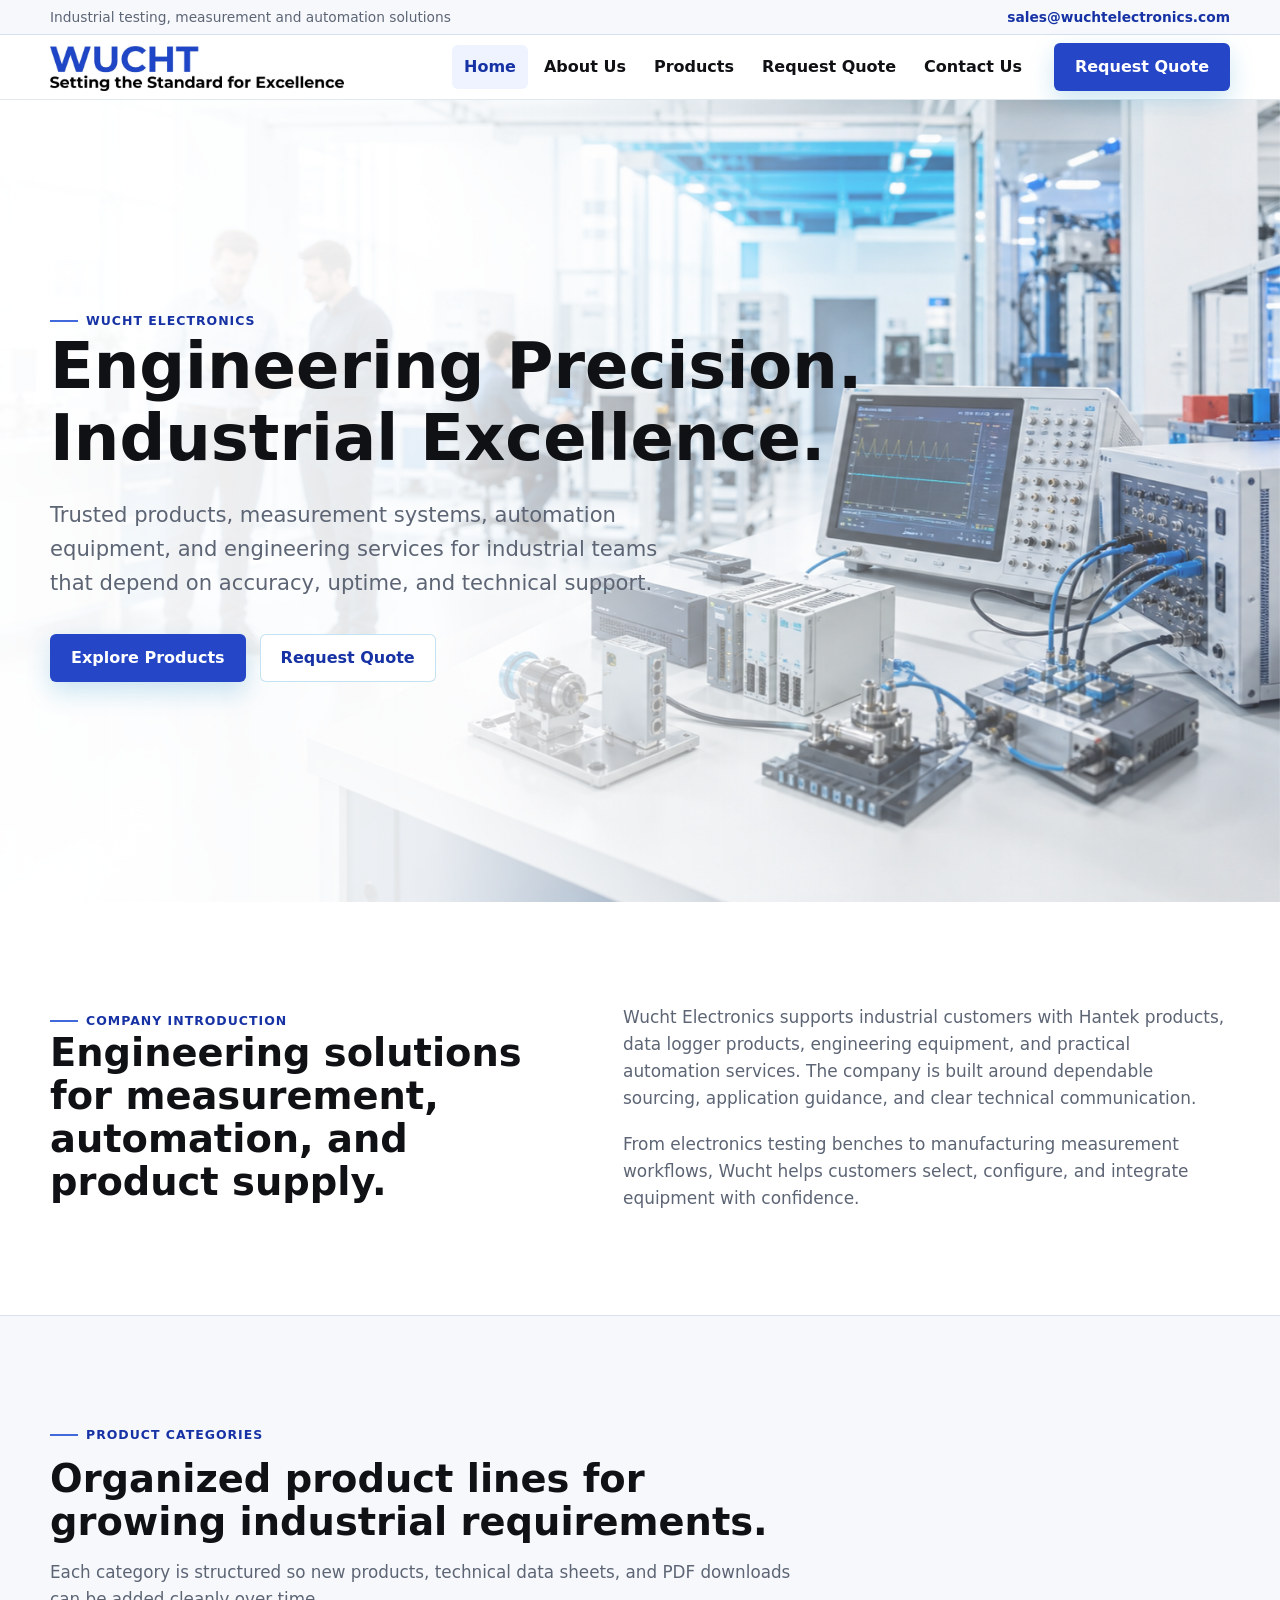
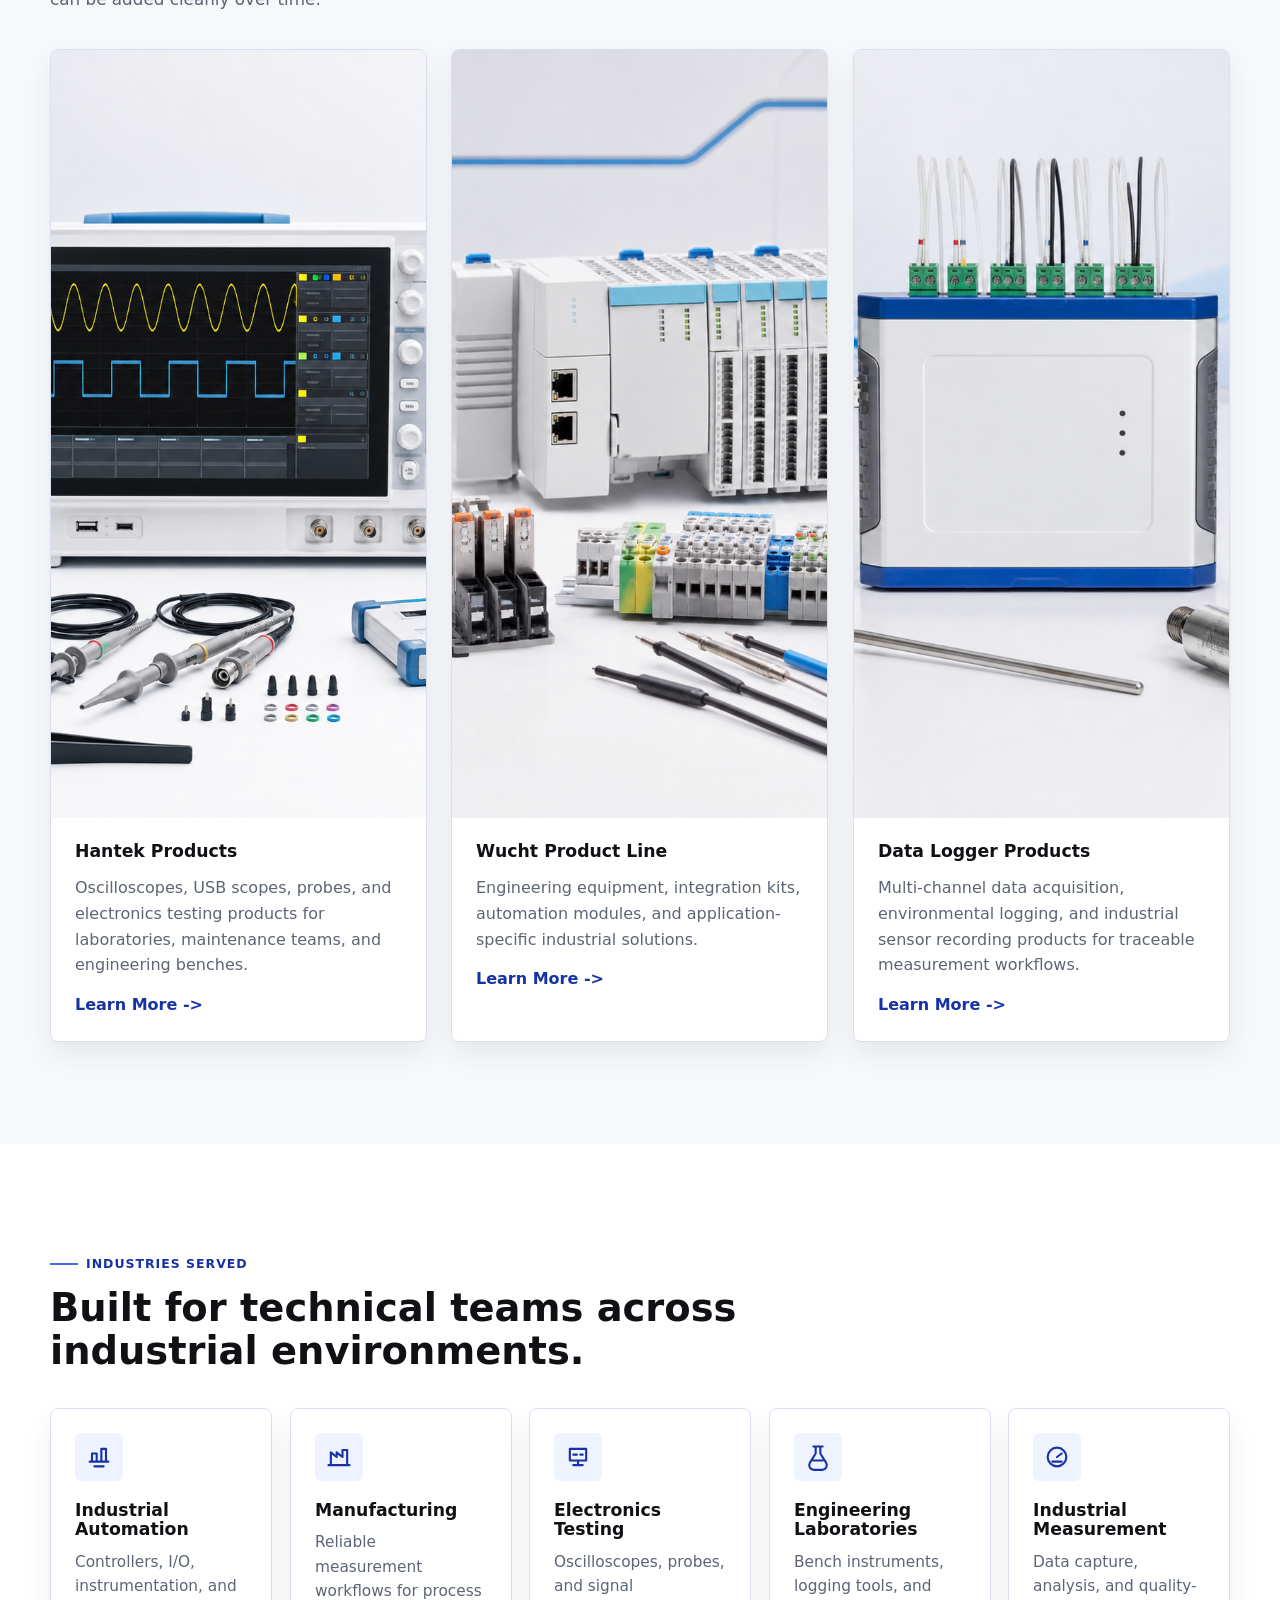
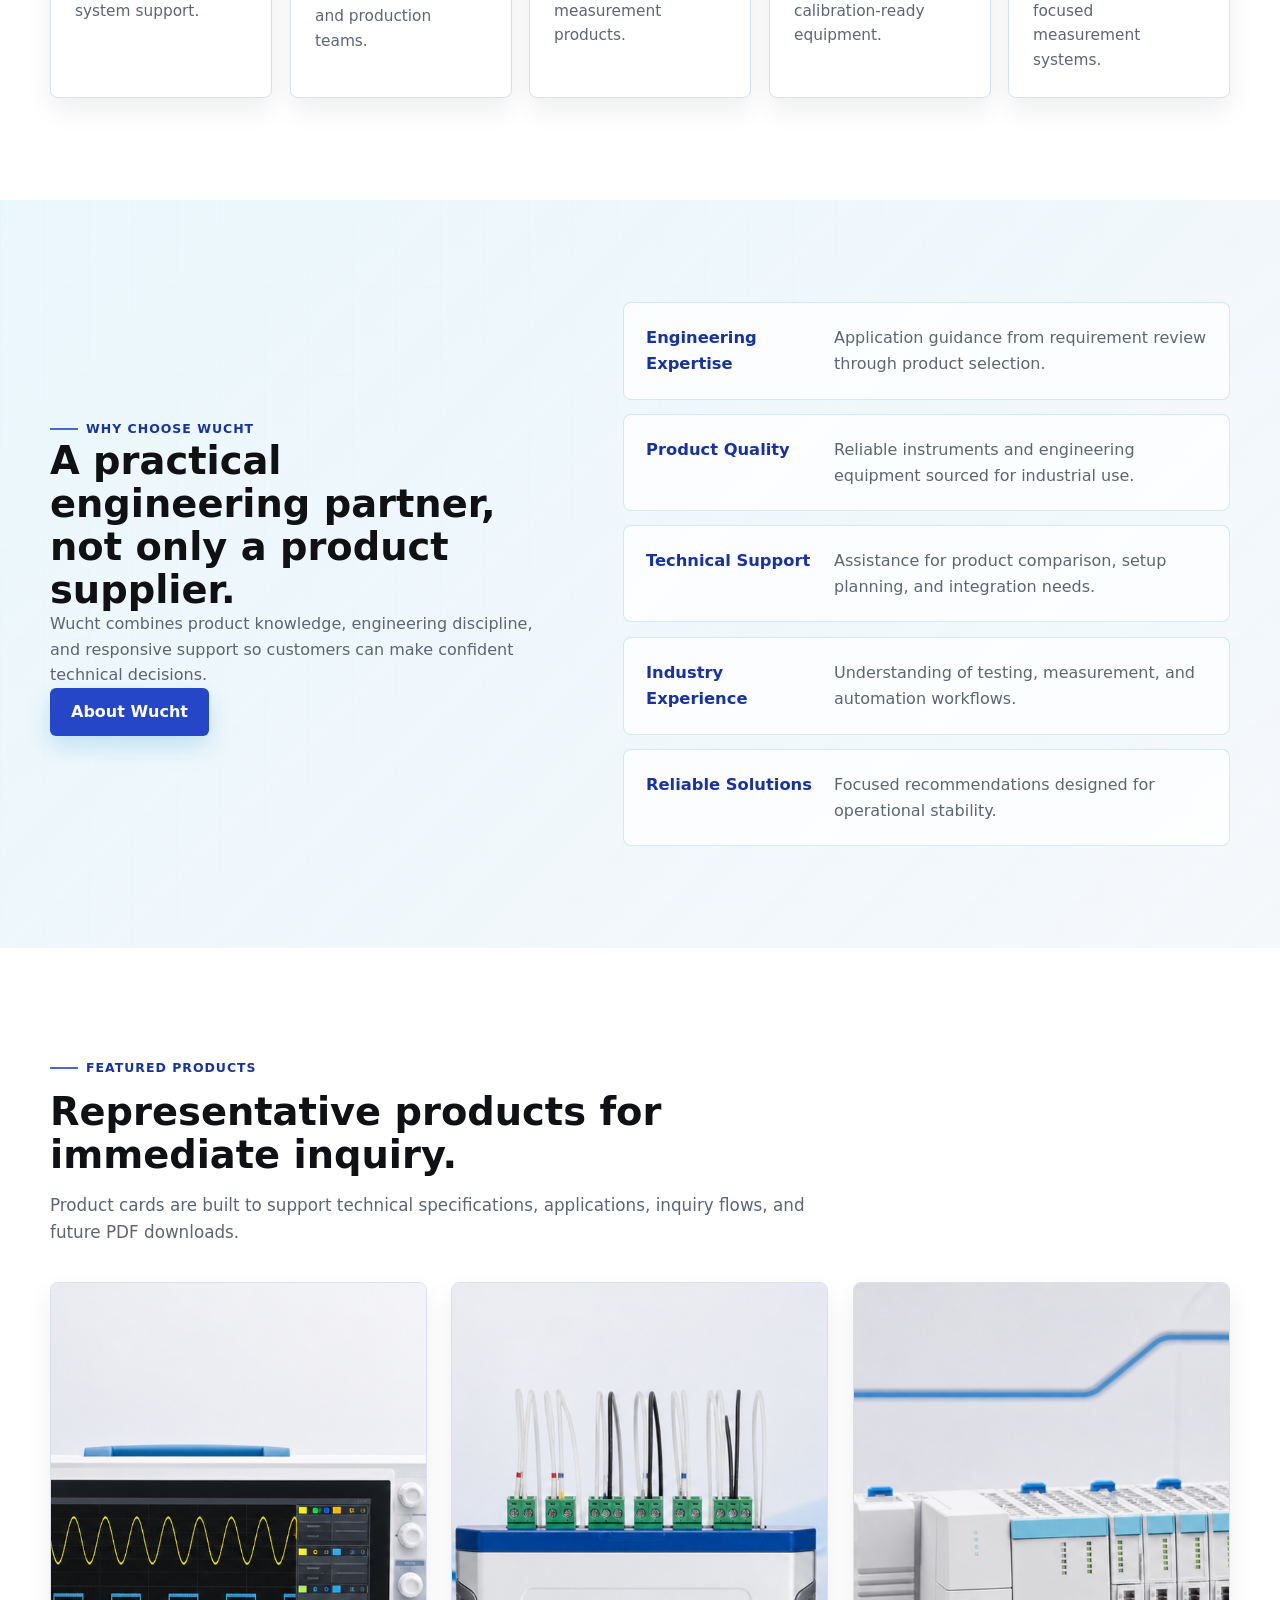
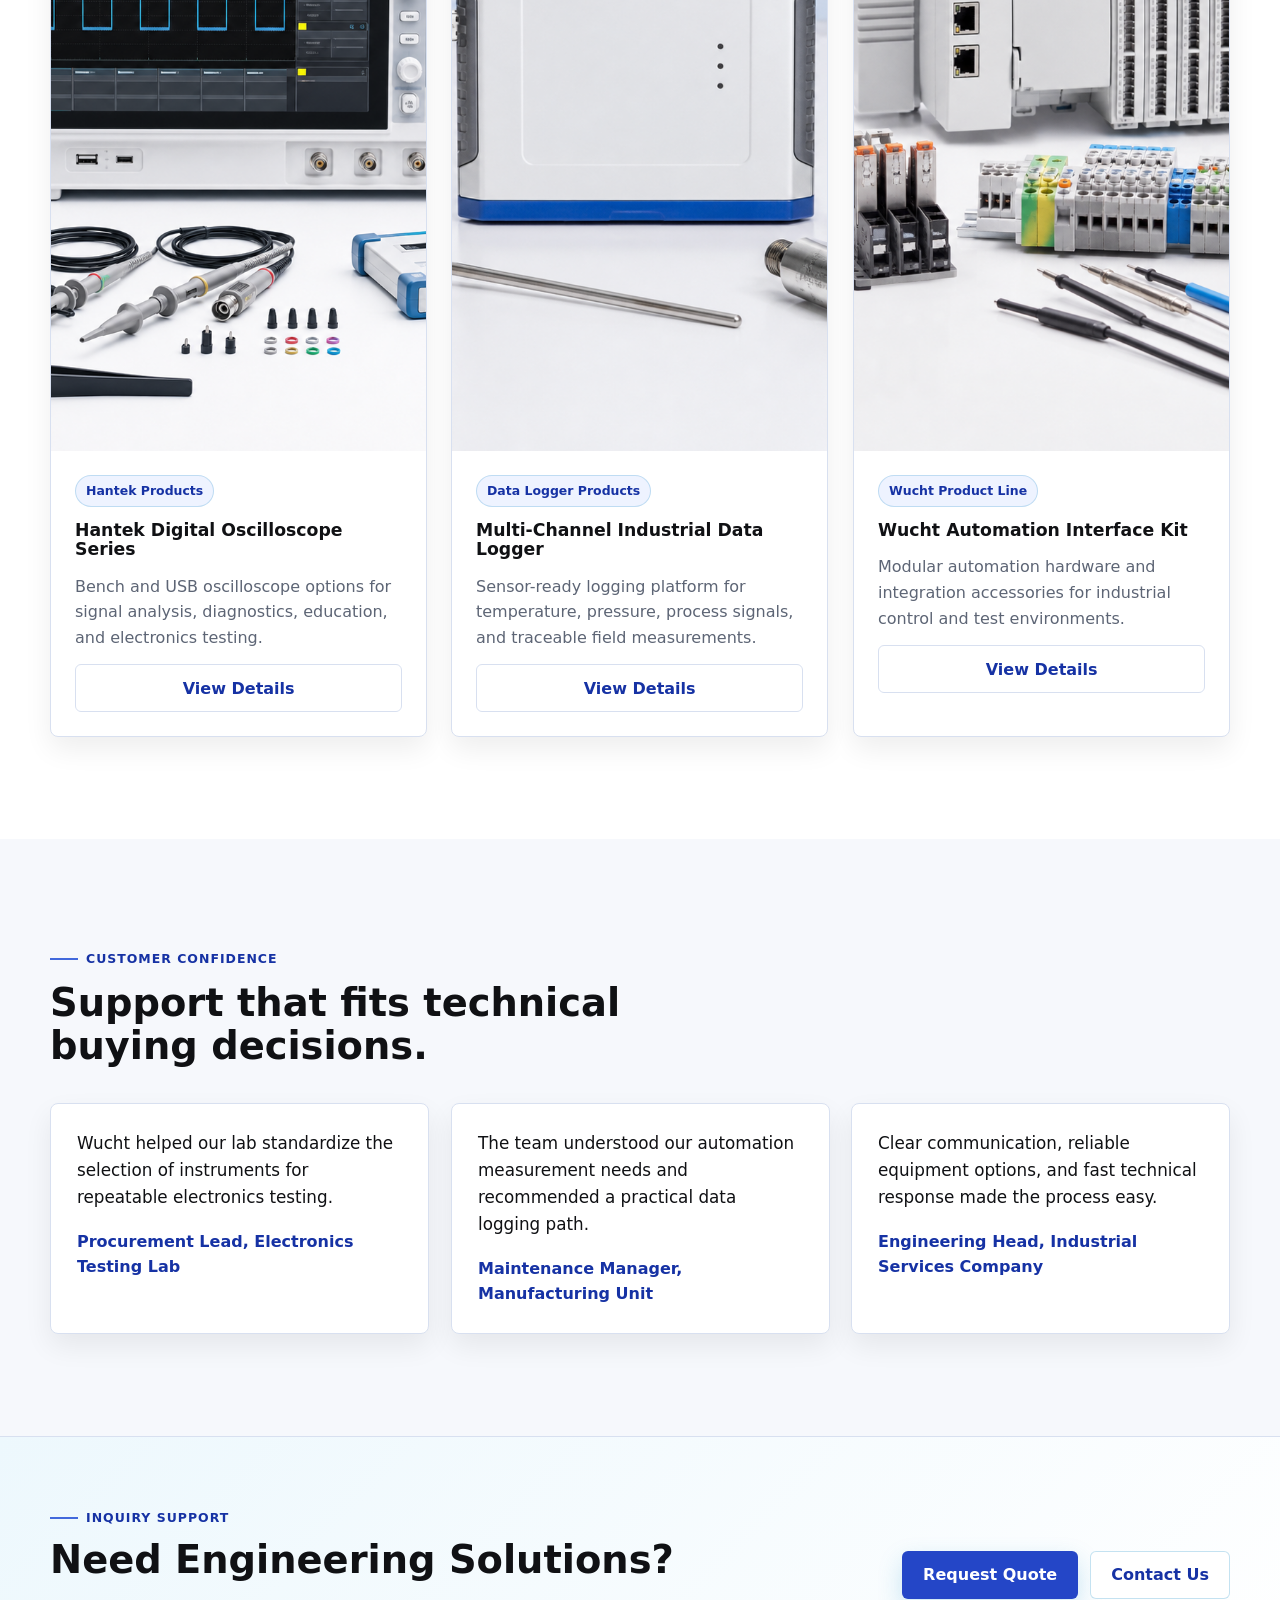
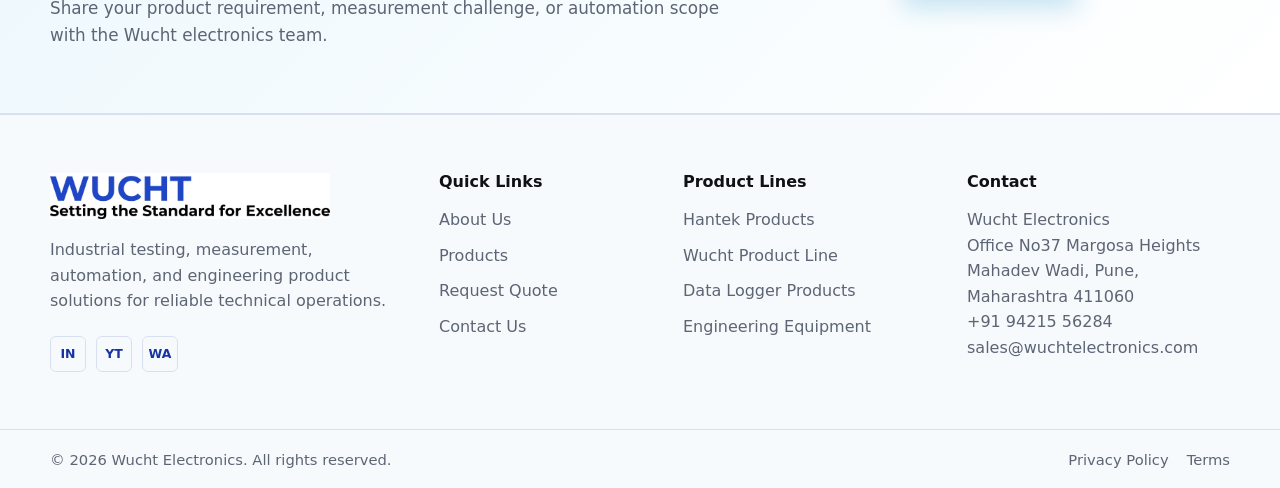
<file: index.html>
<!DOCTYPE html>
<html lang="en">
  <head>
    <meta charset="UTF-8" />
    <meta name="viewport" content="width=device-width, initial-scale=1.0" />
    <title>Wucht Electronics | Industrial Testing, Measurement and Automation Solutions</title>
    <meta
      name="description"
      content="Wucht Electronics supplies Hantek products, data logger products, engineering equipment, industrial testing and measurement solutions, and automation services."
    />
    <meta name="keywords" content="Wucht Electronics, Hantek products, data loggers, engineering equipment, industrial automation, testing measurement solutions" />
    <meta property="og:title" content="Wucht Electronics | Engineering Precision. Industrial Excellence." />
    <meta property="og:description" content="Trusted engineering products, testing instruments, data logging solutions, and industrial automation services." />
    <meta property="og:type" content="website" />
    <meta property="og:image" content="assets/img/engineering-lab-hero.png" />
    <link rel="canonical" href="https://www.wuchtelectronics.com/" />
    <link rel="icon" type="image/jpeg" href="assets/img/favicon.jpg?v=20260609" />
    <link rel="apple-touch-icon" href="assets/img/favicon.jpg?v=20260609" />
    <link rel="preload" href="assets/img/engineering-lab-hero.png" as="image" />
    <link rel="stylesheet" href="assets/css/styles.css?v=20260609-4" />
  </head>
  <body data-page="home">
    <a class="skip-link" href="#main">Skip to content</a>
    <header class="site-header" data-header>
      <div class="top-strip">
        <div class="container top-strip__inner">
          <span>Industrial testing, measurement and automation solutions</span>
          <a href="mailto:sales@wuchtelectronics.com">sales@wuchtelectronics.com</a>
        </div>
      </div>
      <nav class="navbar" aria-label="Primary navigation">
        <div class="container navbar__inner">
          <a class="brand" href="index.html" aria-label="Wucht Electronics home">
            <img class="brand__logo" src="assets/img/Logo.jpg" alt="Wucht Electronics - Setting the Standard for Excellence" width="1600" height="263" />
          </a>
          <button class="nav-toggle" type="button" aria-expanded="false" aria-controls="site-menu" data-nav-toggle>
            <span></span>
            <span></span>
            <span></span>
            <span class="sr-only">Toggle navigation</span>
          </button>
          <div class="nav-menu" id="site-menu" data-nav-menu>
            <ul class="nav-links">
              <li><a href="index.html" data-nav-link="home">Home</a></li>
              <li><a href="about.html" data-nav-link="about">About Us</a></li>
              <li class="has-mega">
                <a href="products.html" data-nav-link="products">Products</a>
                <div class="mega-menu" aria-label="Product navigation">
                  <div class="mega-menu__intro">
                    <span class="eyebrow">Product Catalog</span>
                    <strong>Structured for future product expansion</strong>
                    <p>Browse testing instruments, data loggers, automation modules, and Wucht electronics product lines.</p>
                  </div>
                  <div class="mega-menu__links">
                    <a href="products.html#hantek-products">Hantek Products</a>
                    <a href="products.html#wucht-product-line">Wucht Product Line</a>
                    <a href="products.html#data-logger-products">Data Logger Products</a>
                    <a href="request-quote.html">Request a Technical Quote</a>
                  </div>
                </div>
              </li>
              <li><a href="request-quote.html" data-nav-link="quote">Request Quote</a></li>
              <li><a href="contact.html" data-nav-link="contact">Contact Us</a></li>
            </ul>
            <a class="btn btn--primary nav-cta" href="request-quote.html">Request Quote</a>
          </div>
        </div>
      </nav>
    </header>

    <main id="main">
      <section class="hero hero--home">
        <img class="hero__image" src="assets/img/engineering-lab-hero.png" alt="Modern engineering laboratory with industrial test and measurement equipment" width="1536" height="864" />
        <div class="hero__overlay"></div>
        <div class="container hero__content">
          <span class="eyebrow">Wucht Electronics</span>
          <h1>Engineering Precision. Industrial Excellence.</h1>
          <p>
            Trusted products, measurement systems, automation equipment, and engineering services for industrial teams that depend on accuracy, uptime, and technical support.
          </p>
          <div class="hero__actions">
            <a class="btn btn--primary" href="products.html">Explore Products</a>
            <a class="btn btn--secondary" href="request-quote.html">Request Quote</a>
          </div>
        </div>
      </section>

      <section class="section section--intro">
        <div class="container split-grid">
          <div>
            <span class="eyebrow">Company Introduction</span>
            <h2>Engineering solutions for measurement, automation, and product supply.</h2>
          </div>
          <div class="lead-block">
            <p>
              Wucht Electronics supports industrial customers with Hantek products, data logger products, engineering equipment, and practical automation services. The company is built around dependable sourcing, application guidance, and clear technical communication.
            </p>
            <p>
              From electronics testing benches to manufacturing measurement workflows, Wucht helps customers select, configure, and integrate equipment with confidence.
            </p>
          </div>
        </div>
      </section>

      <section class="section section--gray" aria-labelledby="product-categories-title">
        <div class="container">
          <div class="section-heading">
            <span class="eyebrow">Product Categories</span>
            <h2 id="product-categories-title">Organized product lines for growing industrial requirements.</h2>
            <p>Each category is structured so new products, technical data sheets, and PDF downloads can be added cleanly over time.</p>
          </div>
          <div class="card-grid card-grid--three">
            <article class="product-category-card">
              <img src="assets/img/hantek-testing-products.png" alt="Oscilloscope and testing accessories representing Hantek products" width="1024" height="768" loading="lazy" decoding="async" />
              <div class="card-body">
                <h3>Hantek Products</h3>
                <p>Oscilloscopes, USB scopes, probes, and electronics testing products for laboratories, maintenance teams, and engineering benches.</p>
                <a class="text-link" href="products.html#hantek-products">Learn More</a>
              </div>
            </article>
            <article class="product-category-card">
              <img src="assets/img/automation-equipment.png" alt="Industrial automation modules and engineering equipment" width="1024" height="768" loading="lazy" decoding="async" />
              <div class="card-body">
                <h3>Wucht Product Line</h3>
                <p>Engineering equipment, integration kits, automation modules, and application-specific industrial solutions.</p>
                <a class="text-link" href="products.html#wucht-product-line">Learn More</a>
              </div>
            </article>
            <article class="product-category-card">
              <img src="assets/img/data-logger-products.png" alt="Data logger product with industrial sensor probes" width="1024" height="768" loading="lazy" decoding="async" />
              <div class="card-body">
                <h3>Data Logger Products</h3>
                <p>Multi-channel data acquisition, environmental logging, and industrial sensor recording products for traceable measurement workflows.</p>
                <a class="text-link" href="products.html#data-logger-products">Learn More</a>
              </div>
            </article>
          </div>
        </div>
      </section>

      <section class="section" aria-labelledby="industries-title">
        <div class="container">
          <div class="section-heading section-heading--compact">
            <span class="eyebrow">Industries Served</span>
            <h2 id="industries-title">Built for technical teams across industrial environments.</h2>
          </div>
          <div class="icon-grid">
            <article class="icon-card">
              <span class="line-icon" aria-hidden="true">
                <svg viewBox="0 0 24 24"><path d="M4 16h16M6 16V9h4v7M14 16V5h4v11M8 20h8" /></svg>
              </span>
              <h3>Industrial Automation</h3>
              <p>Controllers, I/O, instrumentation, and system support.</p>
            </article>
            <article class="icon-card">
              <span class="line-icon" aria-hidden="true">
                <svg viewBox="0 0 24 24"><path d="M3 19h18M5 19V8l5 4V8l5 4V6h4v13" /></svg>
              </span>
              <h3>Manufacturing</h3>
              <p>Reliable measurement workflows for process and production teams.</p>
            </article>
            <article class="icon-card">
              <span class="line-icon" aria-hidden="true">
                <svg viewBox="0 0 24 24"><path d="M5 5h14v10H5zM8 19h8M12 15v4M8 10h3M14 10h2" /></svg>
              </span>
              <h3>Electronics Testing</h3>
              <p>Oscilloscopes, probes, and signal measurement products.</p>
            </article>
            <article class="icon-card">
              <span class="line-icon" aria-hidden="true">
                <svg viewBox="0 0 24 24"><path d="M8 3h8M10 3v6l-5 8a4 4 0 0 0 3.4 6h7.2A4 4 0 0 0 19 17l-5-8V3M8 15h8" /></svg>
              </span>
              <h3>Engineering Laboratories</h3>
              <p>Bench instruments, logging tools, and calibration-ready equipment.</p>
            </article>
            <article class="icon-card">
              <span class="line-icon" aria-hidden="true">
                <svg viewBox="0 0 24 24"><path d="M4 12a8 8 0 1 0 16 0A8 8 0 0 0 4 12zM12 12l4-3M8 16h8" /></svg>
              </span>
              <h3>Industrial Measurement</h3>
              <p>Data capture, analysis, and quality-focused measurement systems.</p>
            </article>
          </div>
        </div>
      </section>

      <section class="section section--blueprint" aria-labelledby="why-title">
        <div class="container split-grid split-grid--center">
          <div>
            <span class="eyebrow">Why Choose Wucht</span>
            <h2 id="why-title">A practical engineering partner, not only a product supplier.</h2>
            <p>
              Wucht combines product knowledge, engineering discipline, and responsive support so customers can make confident technical decisions.
            </p>
            <a class="btn btn--primary" href="about.html">About Wucht</a>
          </div>
          <div class="feature-list">
            <article><strong>Engineering Expertise</strong><span>Application guidance from requirement review through product selection.</span></article>
            <article><strong>Product Quality</strong><span>Reliable instruments and engineering equipment sourced for industrial use.</span></article>
            <article><strong>Technical Support</strong><span>Assistance for product comparison, setup planning, and integration needs.</span></article>
            <article><strong>Industry Experience</strong><span>Understanding of testing, measurement, and automation workflows.</span></article>
            <article><strong>Reliable Solutions</strong><span>Focused recommendations designed for operational stability.</span></article>
          </div>
        </div>
      </section>

      <section class="section" aria-labelledby="featured-products-title">
        <div class="container">
          <div class="section-heading">
            <span class="eyebrow">Featured Products</span>
            <h2 id="featured-products-title">Representative products for immediate inquiry.</h2>
            <p>Product cards are built to support technical specifications, applications, inquiry flows, and future PDF downloads.</p>
          </div>
          <div class="card-grid card-grid--three">
            <article class="product-card">
              <img src="assets/img/hantek-testing-products.png" alt="Hantek digital oscilloscope series" width="1024" height="768" loading="lazy" decoding="async" />
              <div class="card-body">
                <span class="tag">Hantek Products</span>
                <h3>Hantek Digital Oscilloscope Series</h3>
                <p>Bench and USB oscilloscope options for signal analysis, diagnostics, education, and electronics testing.</p>
                <a class="btn btn--outline" href="products.html#hantek-products">View Details</a>
              </div>
            </article>
            <article class="product-card">
              <img src="assets/img/data-logger-products.png" alt="Multi-channel industrial data logger" width="1024" height="768" loading="lazy" decoding="async" />
              <div class="card-body">
                <span class="tag">Data Logger Products</span>
                <h3>Multi-Channel Industrial Data Logger</h3>
                <p>Sensor-ready logging platform for temperature, pressure, process signals, and traceable field measurements.</p>
                <a class="btn btn--outline" href="products.html#data-logger-products">View Details</a>
              </div>
            </article>
            <article class="product-card">
              <img src="assets/img/automation-equipment.png" alt="Wucht automation interface kit" width="1024" height="768" loading="lazy" decoding="async" />
              <div class="card-body">
                <span class="tag">Wucht Product Line</span>
                <h3>Wucht Automation Interface Kit</h3>
                <p>Modular automation hardware and integration accessories for industrial control and test environments.</p>
                <a class="btn btn--outline" href="products.html#wucht-product-line">View Details</a>
              </div>
            </article>
          </div>
        </div>
      </section>

      <section class="section section--gray" aria-labelledby="testimonials-title">
        <div class="container">
          <div class="section-heading section-heading--compact">
            <span class="eyebrow">Customer Confidence</span>
            <h2 id="testimonials-title">Support that fits technical buying decisions.</h2>
          </div>
          <div class="testimonial-grid">
            <figure class="testimonial-card">
              <blockquote>Wucht helped our lab standardize the selection of instruments for repeatable electronics testing.</blockquote>
              <figcaption>Procurement Lead, Electronics Testing Lab</figcaption>
            </figure>
            <figure class="testimonial-card">
              <blockquote>The team understood our automation measurement needs and recommended a practical data logging path.</blockquote>
              <figcaption>Maintenance Manager, Manufacturing Unit</figcaption>
            </figure>
            <figure class="testimonial-card">
              <blockquote>Clear communication, reliable equipment options, and fast technical response made the process easy.</blockquote>
              <figcaption>Engineering Head, Industrial Services Company</figcaption>
            </figure>
          </div>
        </div>
      </section>

      <section class="cta-band" aria-labelledby="home-cta-title">
        <div class="container cta-band__inner">
          <div>
            <span class="eyebrow">Inquiry Support</span>
            <h2 id="home-cta-title">Need Engineering Solutions?</h2>
            <p>Share your product requirement, measurement challenge, or automation scope with the Wucht electronics team.</p>
          </div>
          <div class="cta-band__actions">
            <a class="btn btn--primary" href="request-quote.html">Request Quote</a>
            <a class="btn btn--secondary" href="contact.html">Contact Us</a>
          </div>
        </div>
      </section>
    </main>

    <footer class="site-footer">
      <div class="container footer-grid">
        <div>
          <a class="brand brand--footer" href="index.html" aria-label="Wucht Electronics home">
            <img class="brand__logo" src="assets/img/Logo.jpg" alt="Wucht Electronics - Setting the Standard for Excellence" width="1600" height="263" />
          </a>
          <p>Industrial testing, measurement, automation, and engineering product solutions for reliable technical operations.</p>
          <div class="social-links" aria-label="Social media placeholders">
            <a href="#" aria-label="LinkedIn">in</a>
            <a href="#" aria-label="YouTube">yt</a>
            <a href="#" aria-label="WhatsApp">wa</a>
          </div>
        </div>
        <div>
          <h2>Quick Links</h2>
          <ul>
            <li><a href="about.html">About Us</a></li>
            <li><a href="products.html">Products</a></li>
            <li><a href="request-quote.html">Request Quote</a></li>
            <li><a href="contact.html">Contact Us</a></li>
          </ul>
        </div>
        <div>
          <h2>Product Lines</h2>
          <ul>
            <li><a href="products.html#hantek-products">Hantek Products</a></li>
            <li><a href="products.html#wucht-product-line">Wucht Product Line</a></li>
            <li><a href="products.html#data-logger-products">Data Logger Products</a></li>
            <li><a href="products.html">Engineering Equipment</a></li>
          </ul>
        </div>
        <div>
          <h2>Contact</h2>
          <address>
            Wucht Electronics<br />
            Office No37 Margosa Heights<br />Mahadev Wadi, Pune, Maharashtra 411060
          </address>
          <a href="tel:+919421556284">+91 94215 56284</a>
          <a href="mailto:sales@wuchtelectronics.com">sales@wuchtelectronics.com</a>
        </div>
      </div>
      <div class="footer-bottom">
        <div class="container footer-bottom__inner">
          <p>&copy; 2026 Wucht Electronics. All rights reserved.</p>
          <div>
            <a href="#">Privacy Policy</a>
            <a href="#">Terms</a>
          </div>
        </div>
      </div>
    </footer>

    <script src="assets/js/main.js?v=20260609-motion2"></script>
  </body>
</html>
</file>
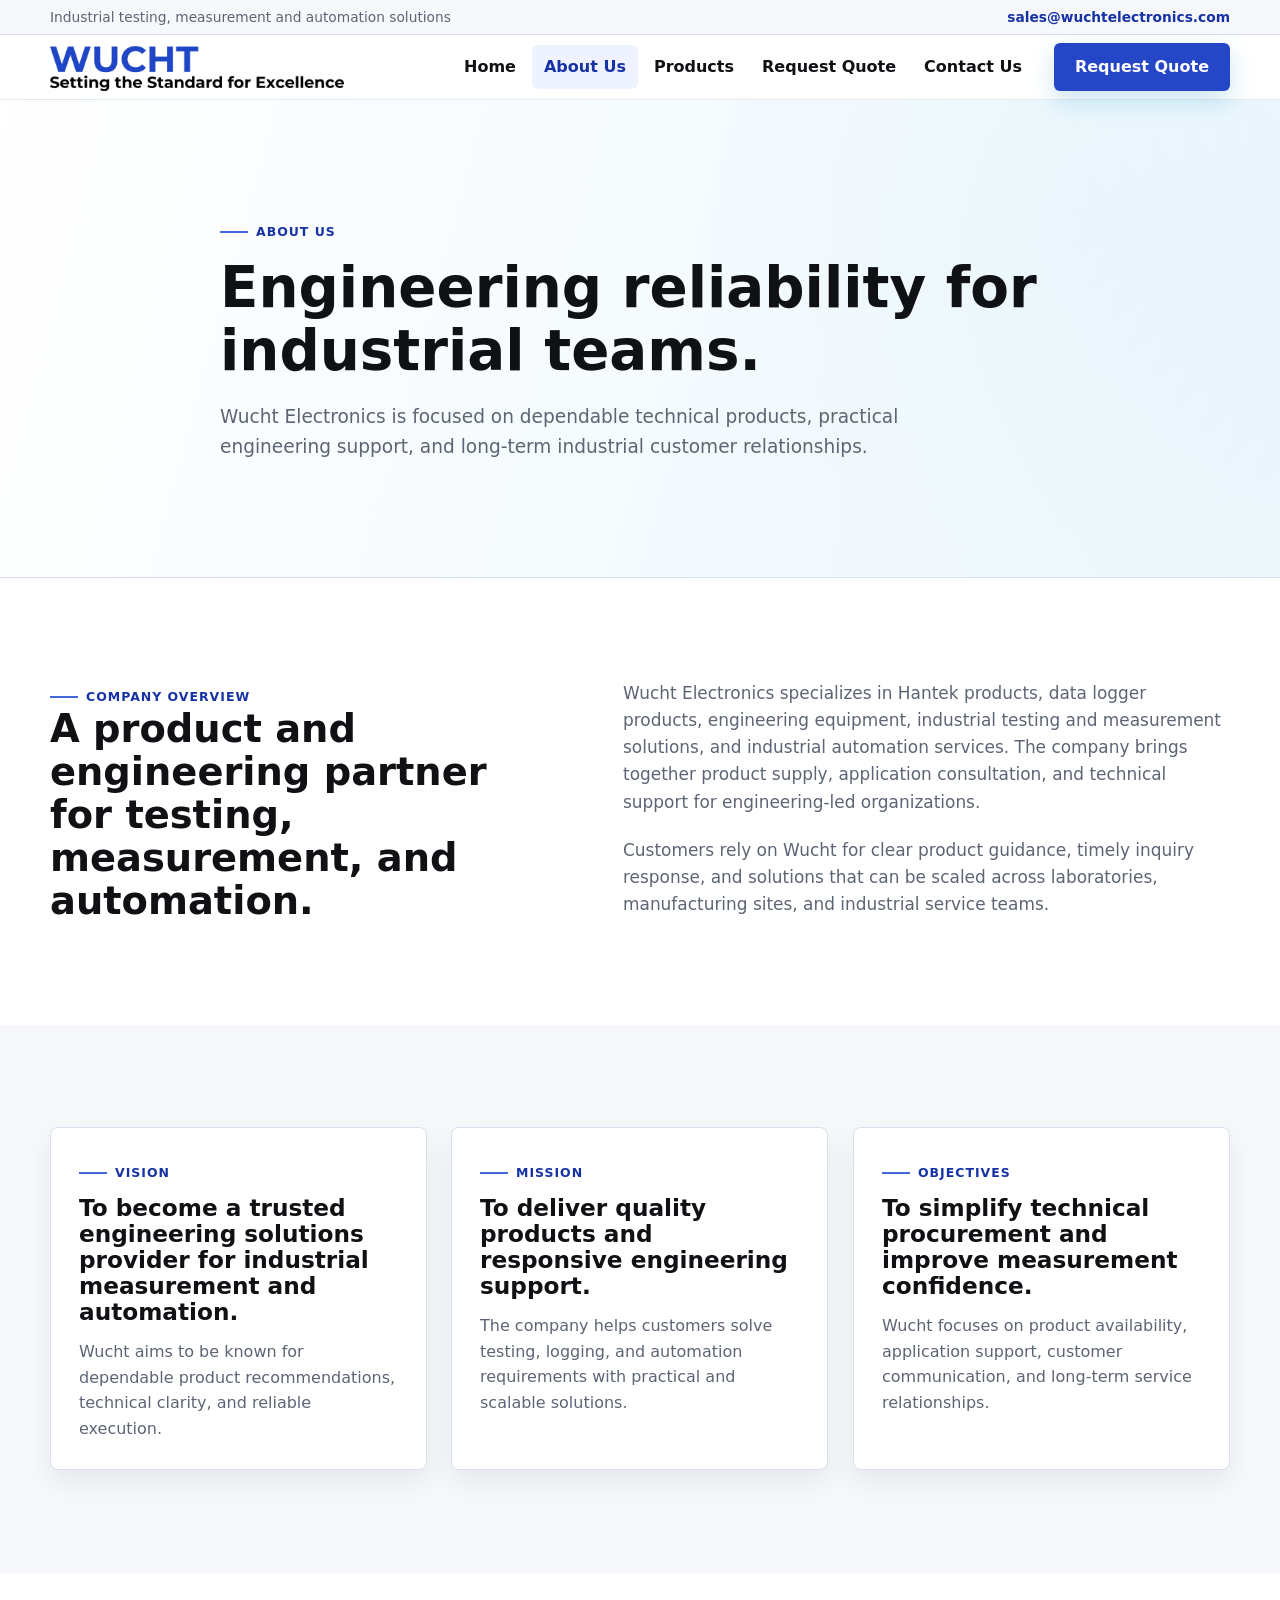
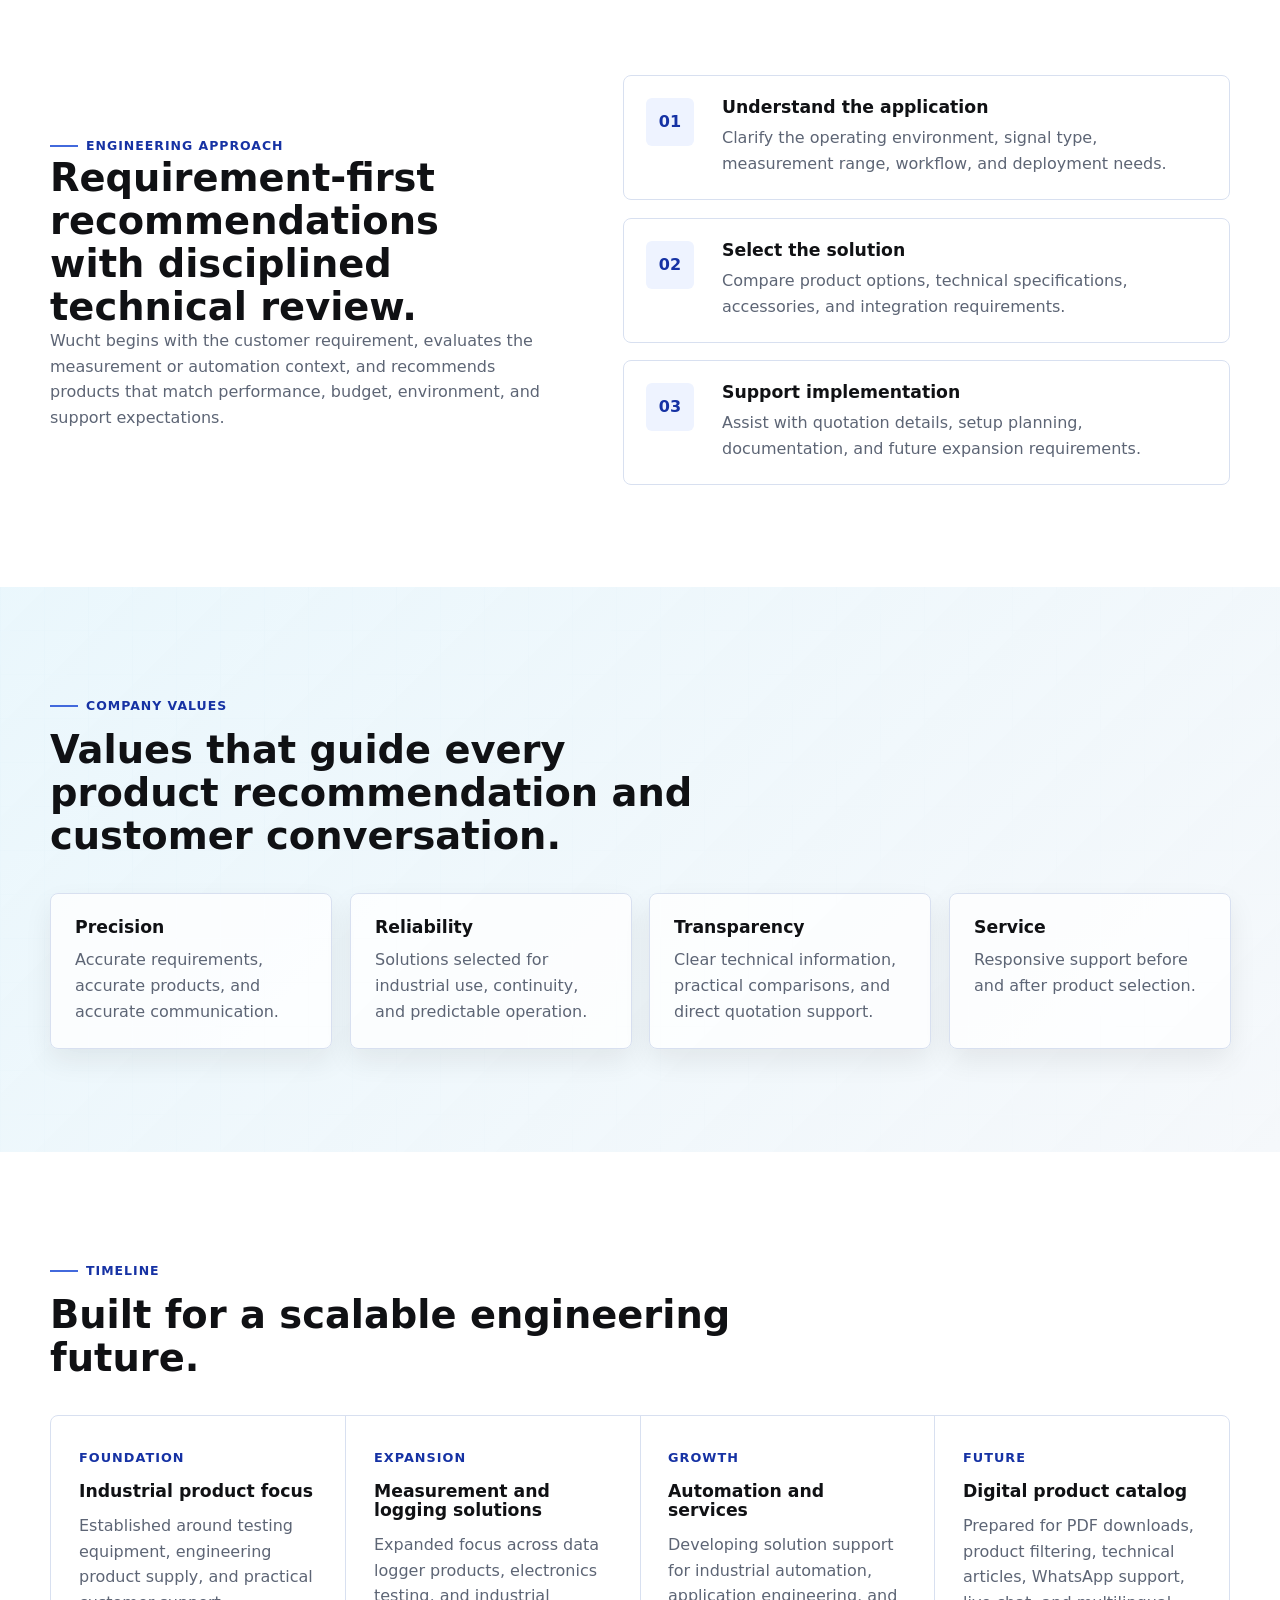
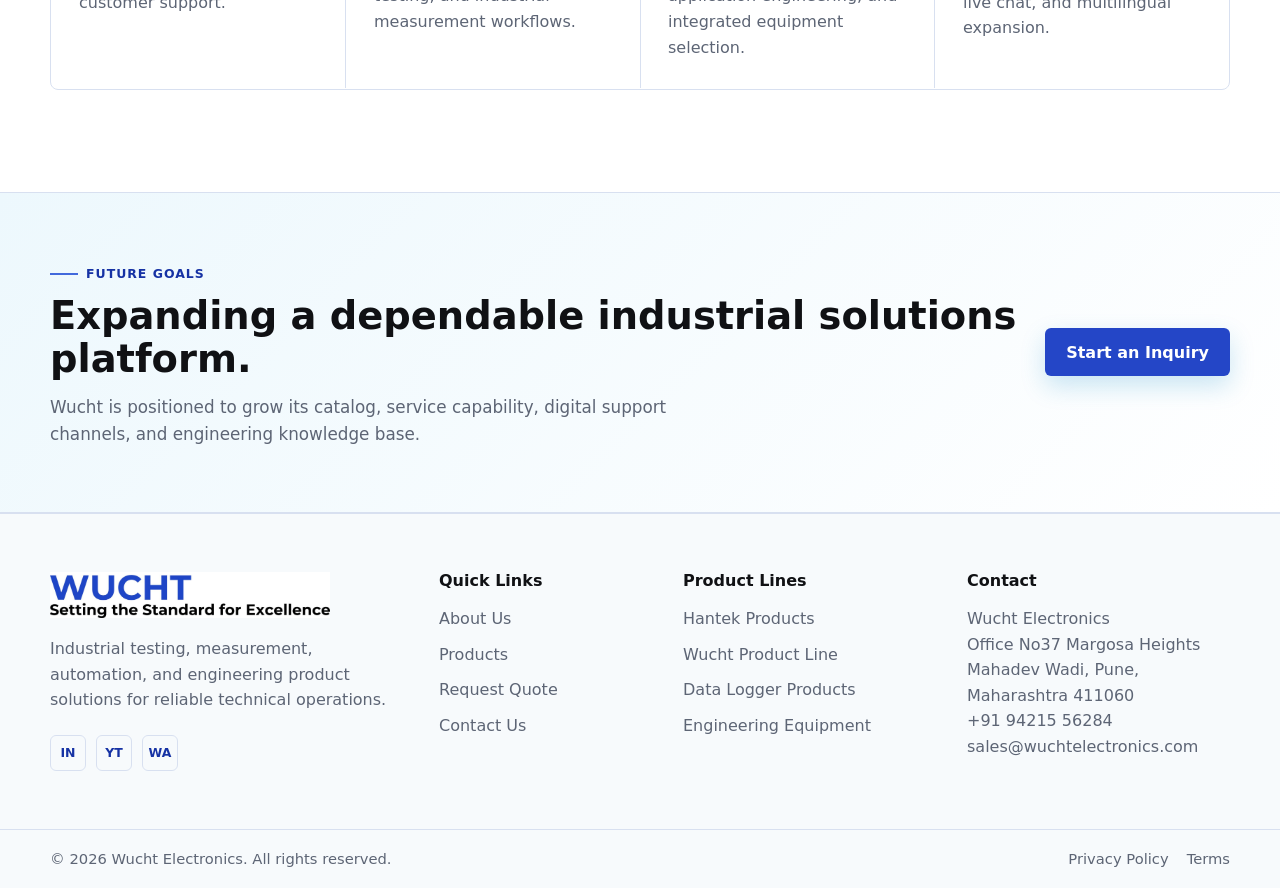
<file: about.html>
<!DOCTYPE html>
<html lang="en">
  <head>
    <meta charset="UTF-8" />
    <meta name="viewport" content="width=device-width, initial-scale=1.0" />
    <title>About Wucht Electronics | Industrial Engineering and Measurement Solutions</title>
    <meta
      name="description"
      content="Learn about Wucht Electronics, its mission, vision, engineering approach, values, and future goals for industrial testing, measurement, and automation solutions."
    />
    <meta property="og:title" content="About Wucht Electronics" />
    <meta property="og:description" content="A trusted engineering partner for industrial testing, measurement, automation, and product supply." />
    <meta property="og:type" content="website" />
    <link rel="canonical" href="https://www.wuchtelectronics.com/about.html" />
    <link rel="icon" type="image/jpeg" href="assets/img/favicon.jpg?v=20260609" />
    <link rel="apple-touch-icon" href="assets/img/favicon.jpg?v=20260609" />
    <link rel="stylesheet" href="assets/css/styles.css?v=20260609-4" />
  </head>
  <body data-page="about">
    <a class="skip-link" href="#main">Skip to content</a>
    <header class="site-header" data-header>
      <div class="top-strip">
        <div class="container top-strip__inner">
          <span>Industrial testing, measurement and automation solutions</span>
          <a href="mailto:sales@wuchtelectronics.com">sales@wuchtelectronics.com</a>
        </div>
      </div>
      <nav class="navbar" aria-label="Primary navigation">
        <div class="container navbar__inner">
          <a class="brand" href="index.html" aria-label="Wucht Electronics home">
            <img class="brand__logo" src="assets/img/Logo.jpg" alt="Wucht Electronics - Setting the Standard for Excellence" width="1600" height="263" />
          </a>
          <button class="nav-toggle" type="button" aria-expanded="false" aria-controls="site-menu" data-nav-toggle>
            <span></span><span></span><span></span><span class="sr-only">Toggle navigation</span>
          </button>
          <div class="nav-menu" id="site-menu" data-nav-menu>
            <ul class="nav-links">
              <li><a href="index.html" data-nav-link="home">Home</a></li>
              <li><a href="about.html" data-nav-link="about">About Us</a></li>
              <li class="has-mega">
                <a href="products.html" data-nav-link="products">Products</a>
                <div class="mega-menu" aria-label="Product navigation">
                  <div class="mega-menu__intro">
                    <span class="eyebrow">Product Catalog</span>
                    <strong>Structured for future product expansion</strong>
                    <p>Browse testing instruments, data loggers, automation modules, and Wucht electronics product lines.</p>
                  </div>
                  <div class="mega-menu__links">
                    <a href="products.html#hantek-products">Hantek Products</a>
                    <a href="products.html#wucht-product-line">Wucht Product Line</a>
                    <a href="products.html#data-logger-products">Data Logger Products</a>
                    <a href="request-quote.html">Request a Technical Quote</a>
                  </div>
                </div>
              </li>
              <li><a href="request-quote.html" data-nav-link="quote">Request Quote</a></li>
              <li><a href="contact.html" data-nav-link="contact">Contact Us</a></li>
            </ul>
            <a class="btn btn--primary nav-cta" href="request-quote.html">Request Quote</a>
          </div>
        </div>
      </nav>
    </header>

    <main id="main">
      <section class="page-hero">
        <div class="container page-hero__inner">
          <span class="eyebrow">About Us</span>
          <h1>Engineering reliability for industrial teams.</h1>
          <p>Wucht Electronics is focused on dependable technical products, practical engineering support, and long-term industrial customer relationships.</p>
        </div>
      </section>

      <section class="section">
        <div class="container split-grid">
          <div>
            <span class="eyebrow">Company Overview</span>
            <h2>A product and engineering partner for testing, measurement, and automation.</h2>
          </div>
          <div class="lead-block">
            <p>
              Wucht Electronics specializes in Hantek products, data logger products, engineering equipment, industrial testing and measurement solutions, and industrial automation services. The company brings together product supply, application consultation, and technical support for engineering-led organizations.
            </p>
            <p>
              Customers rely on Wucht for clear product guidance, timely inquiry response, and solutions that can be scaled across laboratories, manufacturing sites, and industrial service teams.
            </p>
          </div>
        </div>
      </section>

      <section class="section section--gray">
        <div class="container card-grid card-grid--three">
          <article class="info-card">
            <span class="eyebrow">Vision</span>
            <h2>To become a trusted engineering solutions provider for industrial measurement and automation.</h2>
            <p>Wucht aims to be known for dependable product recommendations, technical clarity, and reliable execution.</p>
          </article>
          <article class="info-card">
            <span class="eyebrow">Mission</span>
            <h2>To deliver quality products and responsive engineering support.</h2>
            <p>The company helps customers solve testing, logging, and automation requirements with practical and scalable solutions.</p>
          </article>
          <article class="info-card">
            <span class="eyebrow">Objectives</span>
            <h2>To simplify technical procurement and improve measurement confidence.</h2>
            <p>Wucht focuses on product availability, application support, customer communication, and long-term service relationships.</p>
          </article>
        </div>
      </section>

      <section class="section">
        <div class="container split-grid split-grid--center">
          <div>
            <span class="eyebrow">Engineering Approach</span>
            <h2>Requirement-first recommendations with disciplined technical review.</h2>
            <p>
              Wucht begins with the customer requirement, evaluates the measurement or automation context, and recommends products that match performance, budget, environment, and support expectations.
            </p>
          </div>
          <div class="process-list">
            <article>
              <span>01</span>
              <div>
                <h3>Understand the application</h3>
                <p>Clarify the operating environment, signal type, measurement range, workflow, and deployment needs.</p>
              </div>
            </article>
            <article>
              <span>02</span>
              <div>
                <h3>Select the solution</h3>
                <p>Compare product options, technical specifications, accessories, and integration requirements.</p>
              </div>
            </article>
            <article>
              <span>03</span>
              <div>
                <h3>Support implementation</h3>
                <p>Assist with quotation details, setup planning, documentation, and future expansion requirements.</p>
              </div>
            </article>
          </div>
        </div>
      </section>

      <section class="section section--blueprint">
        <div class="container">
          <div class="section-heading section-heading--compact">
            <span class="eyebrow">Company Values</span>
            <h2>Values that guide every product recommendation and customer conversation.</h2>
          </div>
          <div class="value-grid">
            <article><h3>Precision</h3><p>Accurate requirements, accurate products, and accurate communication.</p></article>
            <article><h3>Reliability</h3><p>Solutions selected for industrial use, continuity, and predictable operation.</p></article>
            <article><h3>Transparency</h3><p>Clear technical information, practical comparisons, and direct quotation support.</p></article>
            <article><h3>Service</h3><p>Responsive support before and after product selection.</p></article>
          </div>
        </div>
      </section>

      <section class="section">
        <div class="container">
          <div class="section-heading section-heading--compact">
            <span class="eyebrow">Timeline</span>
            <h2>Built for a scalable engineering future.</h2>
          </div>
          <div class="timeline">
            <article>
              <span>Foundation</span>
              <h3>Industrial product focus</h3>
              <p>Established around testing equipment, engineering product supply, and practical customer support.</p>
            </article>
            <article>
              <span>Expansion</span>
              <h3>Measurement and logging solutions</h3>
              <p>Expanded focus across data logger products, electronics testing, and industrial measurement workflows.</p>
            </article>
            <article>
              <span>Growth</span>
              <h3>Automation and services</h3>
              <p>Developing solution support for industrial automation, application engineering, and integrated equipment selection.</p>
            </article>
            <article>
              <span>Future</span>
              <h3>Digital product catalog</h3>
              <p>Prepared for PDF downloads, product filtering, technical articles, WhatsApp support, live chat, and multilingual expansion.</p>
            </article>
          </div>
        </div>
      </section>

      <section class="cta-band">
        <div class="container cta-band__inner">
          <div>
            <span class="eyebrow">Future Goals</span>
            <h2>Expanding a dependable industrial solutions platform.</h2>
            <p>Wucht is positioned to grow its catalog, service capability, digital support channels, and engineering knowledge base.</p>
          </div>
          <a class="btn btn--primary" href="request-quote.html">Start an Inquiry</a>
        </div>
      </section>
    </main>

    <footer class="site-footer">
      <div class="container footer-grid">
        <div>
          <a class="brand brand--footer" href="index.html" aria-label="Wucht Electronics home">
            <img class="brand__logo" src="assets/img/Logo.jpg" alt="Wucht Electronics - Setting the Standard for Excellence" width="1600" height="263" />
          </a>
          <p>Industrial testing, measurement, automation, and engineering product solutions for reliable technical operations.</p>
          <div class="social-links" aria-label="Social media placeholders">
            <a href="#" aria-label="LinkedIn">in</a><a href="#" aria-label="YouTube">yt</a><a href="#" aria-label="WhatsApp">wa</a>
          </div>
        </div>
        <div>
          <h2>Quick Links</h2>
          <ul>
            <li><a href="about.html">About Us</a></li><li><a href="products.html">Products</a></li><li><a href="request-quote.html">Request Quote</a></li><li><a href="contact.html">Contact Us</a></li>
          </ul>
        </div>
        <div>
          <h2>Product Lines</h2>
          <ul>
            <li><a href="products.html#hantek-products">Hantek Products</a></li><li><a href="products.html#wucht-product-line">Wucht Product Line</a></li><li><a href="products.html#data-logger-products">Data Logger Products</a></li><li><a href="products.html">Engineering Equipment</a></li>
          </ul>
        </div>
        <div>
          <h2>Contact</h2>
          <address>Wucht Electronics<br />Office No37 Margosa Heights<br />Mahadev Wadi, Pune, Maharashtra 411060</address>
          <a href="tel:+919421556284">+91 94215 56284</a>
          <a href="mailto:sales@wuchtelectronics.com">sales@wuchtelectronics.com</a>
        </div>
      </div>
      <div class="footer-bottom">
        <div class="container footer-bottom__inner">
          <p>&copy; 2026 Wucht Electronics. All rights reserved.</p>
          <div><a href="#">Privacy Policy</a><a href="#">Terms</a></div>
        </div>
      </div>
    </footer>
    <script src="assets/js/main.js?v=20260609-motion2"></script>
  </body>
</html>
</file>
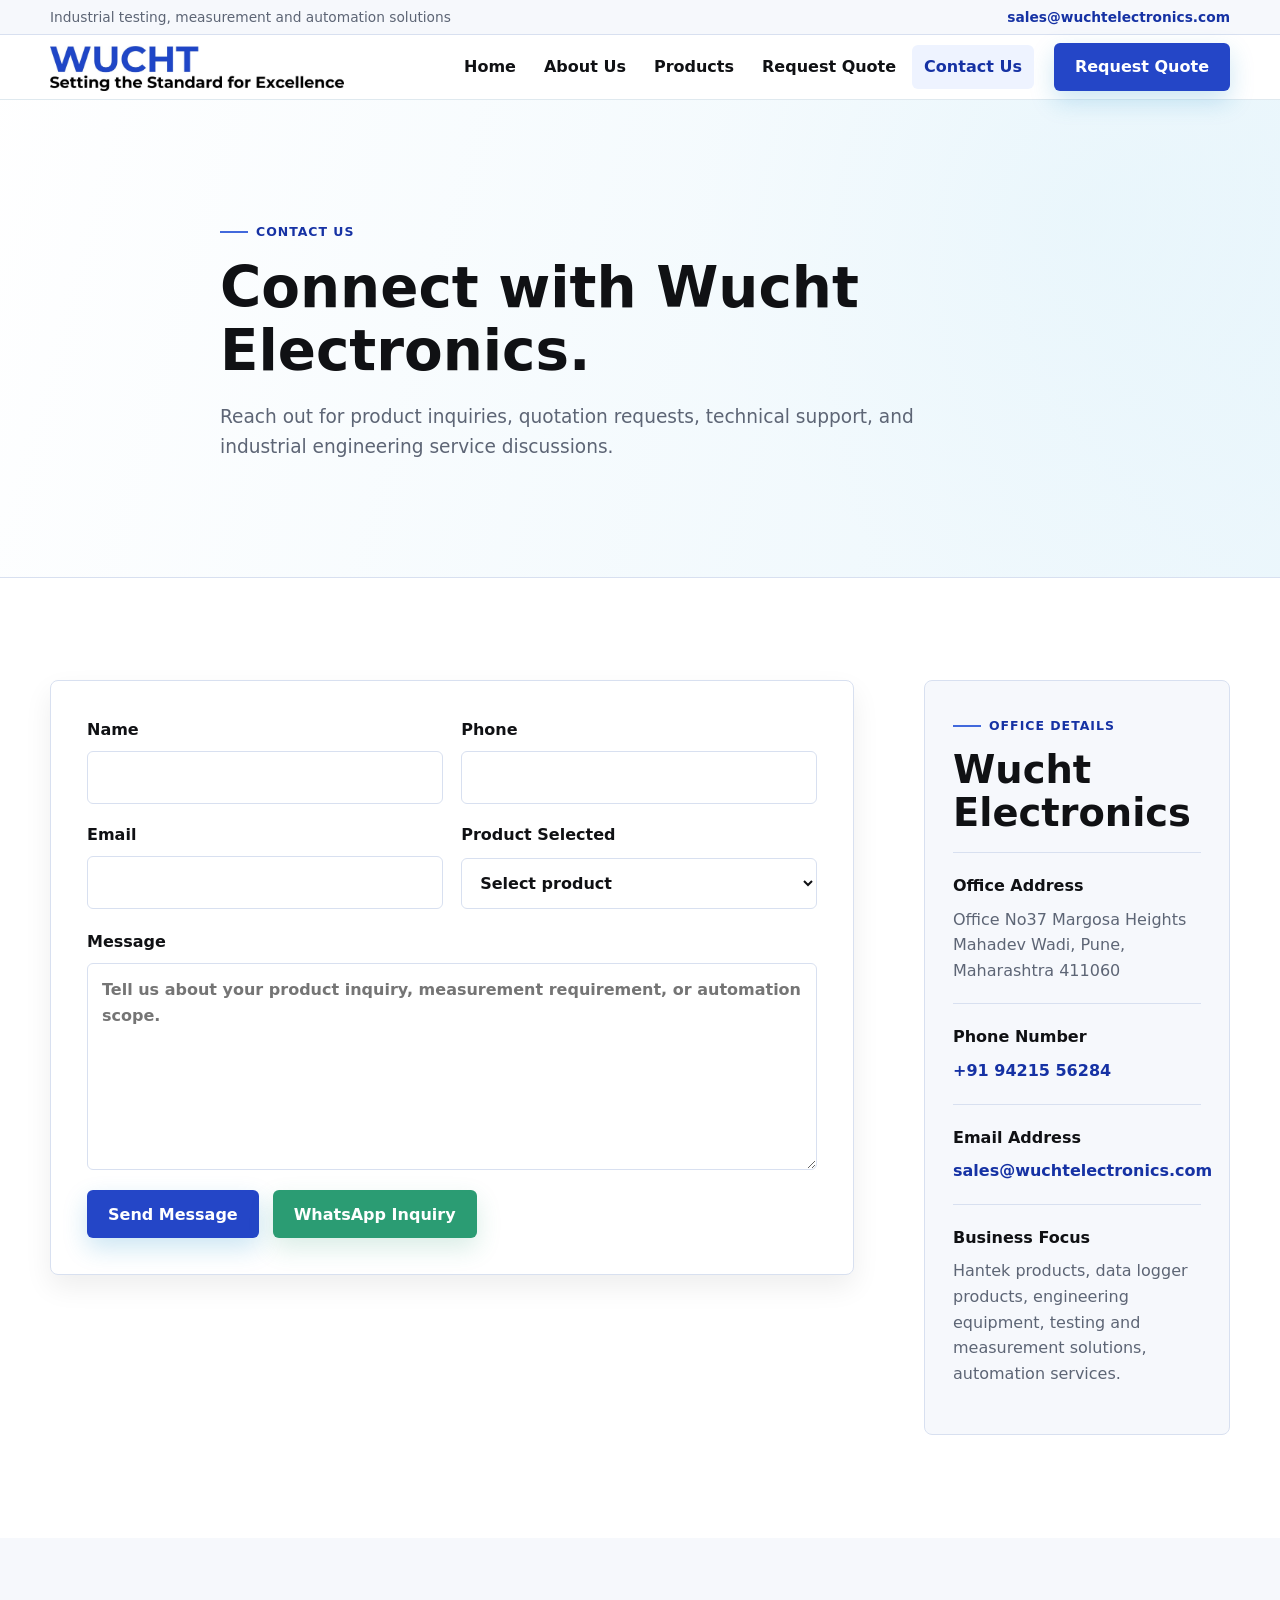
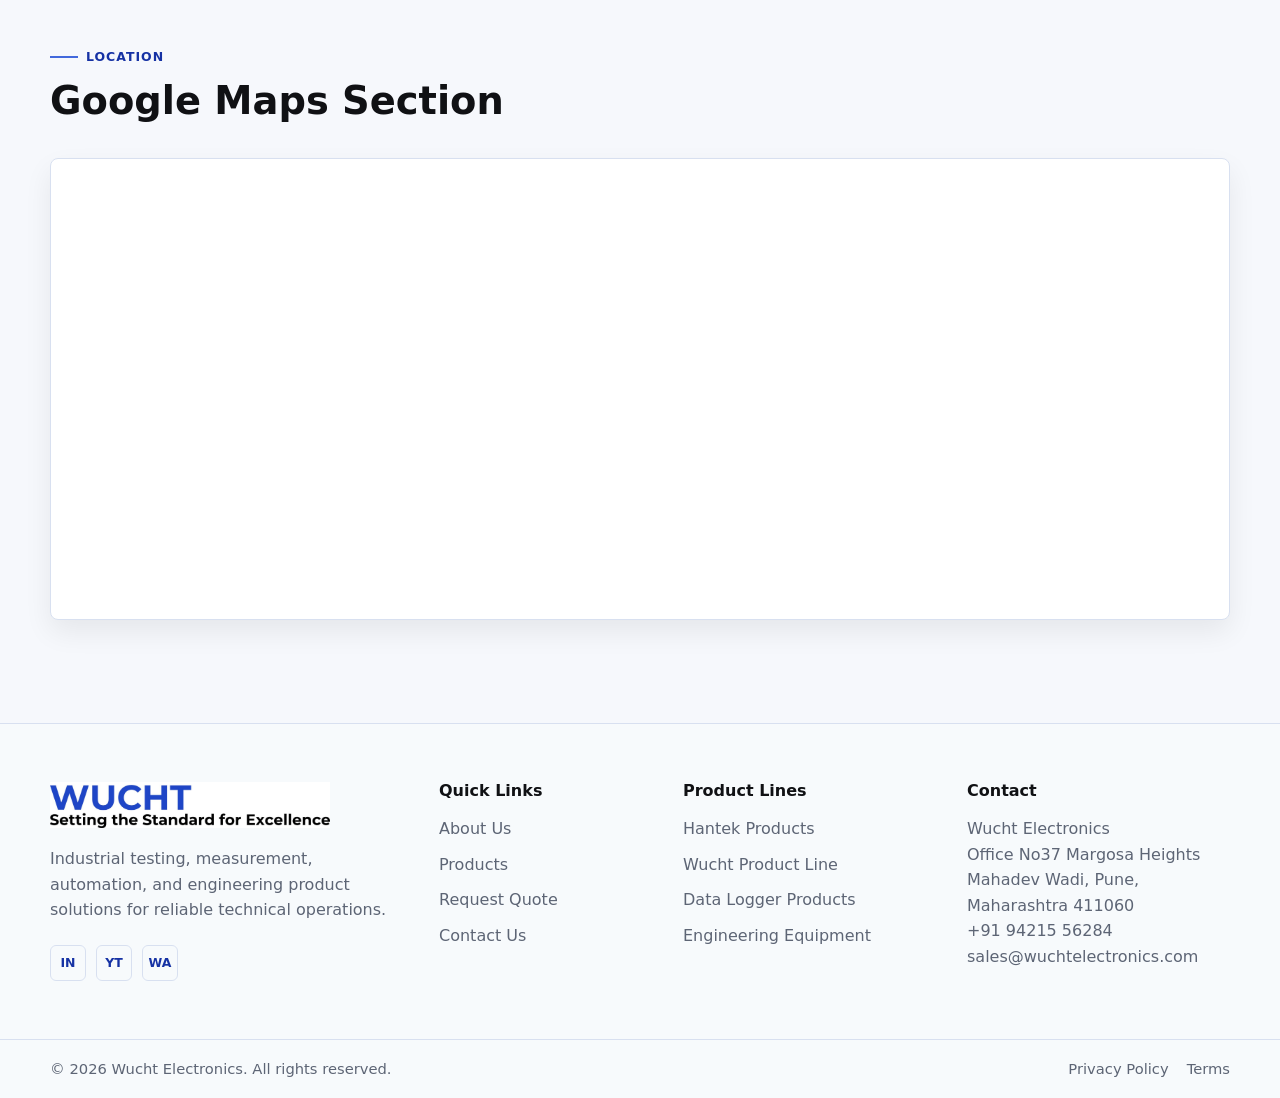
<file: contact.html>
<!DOCTYPE html>
<html lang="en">
  <head>
    <meta charset="UTF-8" />
    <meta name="viewport" content="width=device-width, initial-scale=1.0" />
    <title>Contact Wucht Electronics | Industrial Engineering Support</title>
    <meta
      name="description"
      content="Contact Wucht Electronics for Hantek products, data loggers, engineering equipment, testing and measurement solutions, and industrial automation services."
    />
    <meta property="og:title" content="Contact Wucht Electronics" />
    <meta property="og:description" content="Connect with Wucht Electronics for product inquiries, quotations, and engineering support." />
    <meta property="og:type" content="website" />
    <link rel="canonical" href="https://www.wuchtelectronics.com/contact.html" />
    <link rel="icon" type="image/jpeg" href="assets/img/favicon.jpg?v=20260609" />
    <link rel="apple-touch-icon" href="assets/img/favicon.jpg?v=20260609" />
    <link rel="stylesheet" href="assets/css/styles.css?v=20260609-4" />
  </head>
  <body data-page="contact">
    <a class="skip-link" href="#main">Skip to content</a>
    <header class="site-header" data-header>
      <div class="top-strip">
        <div class="container top-strip__inner">
          <span>Industrial testing, measurement and automation solutions</span>
          <a href="mailto:sales@wuchtelectronics.com">sales@wuchtelectronics.com</a>
        </div>
      </div>
      <nav class="navbar" aria-label="Primary navigation">
        <div class="container navbar__inner">
          <a class="brand" href="index.html" aria-label="Wucht Electronics home">
            <img class="brand__logo" src="assets/img/Logo.jpg" alt="Wucht Electronics - Setting the Standard for Excellence" width="1600" height="263" />
          </a>
          <button class="nav-toggle" type="button" aria-expanded="false" aria-controls="site-menu" data-nav-toggle>
            <span></span><span></span><span></span><span class="sr-only">Toggle navigation</span>
          </button>
          <div class="nav-menu" id="site-menu" data-nav-menu>
            <ul class="nav-links">
              <li><a href="index.html" data-nav-link="home">Home</a></li>
              <li><a href="about.html" data-nav-link="about">About Us</a></li>
              <li class="has-mega">
                <a href="products.html" data-nav-link="products">Products</a>
                <div class="mega-menu" aria-label="Product navigation">
                  <div class="mega-menu__intro">
                    <span class="eyebrow">Product Catalog</span>
                    <strong>Structured for future product expansion</strong>
                    <p>Browse testing instruments, data loggers, automation modules, and Wucht electronics product lines.</p>
                  </div>
                  <div class="mega-menu__links">
                    <a href="products.html#hantek-products">Hantek Products</a>
                    <a href="products.html#wucht-product-line">Wucht Product Line</a>
                    <a href="products.html#data-logger-products">Data Logger Products</a>
                    <a href="request-quote.html">Request a Technical Quote</a>
                  </div>
                </div>
              </li>
              <li><a href="request-quote.html" data-nav-link="quote">Request Quote</a></li>
              <li><a href="contact.html" data-nav-link="contact">Contact Us</a></li>
            </ul>
            <a class="btn btn--primary nav-cta" href="request-quote.html">Request Quote</a>
          </div>
        </div>
      </nav>
    </header>

    <main id="main">
      <section class="page-hero">
        <div class="container page-hero__inner">
          <span class="eyebrow">Contact Us</span>
          <h1>Connect with Wucht Electronics.</h1>
          <p>Reach out for product inquiries, quotation requests, technical support, and industrial engineering service discussions.</p>
        </div>
      </section>

      <section class="section">
        <div class="container contact-layout">
          <form
            class="inquiry-form"
            action="https://api.web3forms.com/submit"
            method="POST"
            data-inquiry-form
            data-success="Thanks for your interest in our product. We&rsquo;ll get back to you soon."
            data-whatsapp-number="919421556284"
          >
            <input type="hidden" name="access_key" value="a03c7b30-1c75-430c-bc3a-c2626ef83a62" data-web3forms-key />
            <input type="hidden" name="ccemail" value="spol.2722@gmail.com" />
            <input type="hidden" name="subject" value="New Wucht Electronics product inquiry - please follow up" />
            <input type="hidden" name="from_name" value="Wucht Electronics Inquiry Desk" />
            <input type="hidden" name="Owner Notification Email" value="spol.2722@gmail.com" />
            <input type="hidden" name="Owner Follow-up Note" value="You have received a new product inquiry from the website. Please follow up with this customer." />
            <input type="hidden" name="Inquiry Source" value="Contact Page" />
            <input type="checkbox" name="botcheck" class="botcheck" tabindex="-1" autocomplete="off" aria-hidden="true" />
            <div class="form-grid">
              <label>
                <span>Name</span>
                <input type="text" name="name" autocomplete="name" minlength="2" required />
              </label>
              <label>
                <span>Phone</span>
                <input type="tel" name="phone" autocomplete="tel" pattern="[0-9+()\s-]{7,20}" required />
              </label>
              <label>
                <span>Email</span>
                <input type="email" name="email" autocomplete="email" required />
              </label>
              <label>
                <span>Product Selected</span>
                <select name="product_selected" data-product-field required>
                  <option value="">Select product</option>
                  <option>Hantek Digital Oscilloscope Series</option>
                  <option>Hantek USB Scope Modules</option>
                  <option>Wucht Automation Interface Kit</option>
                  <option>Wucht Sensor Calibration Fixture</option>
                  <option>Multi-Channel Industrial Data Logger</option>
                  <option>Temperature and Humidity Logger</option>
                  <option>Engineering Equipment</option>
                  <option>Industrial Automation & Engineering Services</option>
                  <option>Other / Custom Requirement</option>
                </select>
              </label>
            </div>
            <label>
              <span>Message</span>
              <textarea name="message" rows="7" placeholder="Tell us about your product inquiry, measurement requirement, or automation scope." minlength="10" required></textarea>
            </label>
            <div class="form-actions">
              <button class="btn btn--primary" type="submit">Send Message</button>
              <a class="btn btn--whatsapp" href="https://wa.me/919421556284" target="_blank" rel="noopener" data-whatsapp-inquiry>WhatsApp Inquiry</a>
              <p class="form-status" role="status" aria-live="polite" data-form-status></p>
            </div>
          </form>

          <aside class="contact-panel">
            <span class="eyebrow">Office Details</span>
            <h2>Wucht Electronics</h2>
            <div class="contact-method">
              <strong>Office Address</strong>
              <address>Office No37 Margosa Heights<br />Mahadev Wadi, Pune, Maharashtra 411060</address>
            </div>
            <div class="contact-method">
              <strong>Phone Number</strong>
              <a href="tel:+919421556284">+91 94215 56284</a>
            </div>
            <div class="contact-method">
              <strong>Email Address</strong>
              <a href="mailto:sales@wuchtelectronics.com">sales@wuchtelectronics.com</a>
            </div>
            <div class="contact-method">
              <strong>Business Focus</strong>
              <p>Hantek products, data logger products, engineering equipment, testing and measurement solutions, automation services.</p>
            </div>
          </aside>
        </div>
      </section>

      <section class="section section--gray" aria-labelledby="map-title">
        <div class="container">
          <div class="section-heading section-heading--compact">
            <span class="eyebrow">Location</span>
            <h2 id="map-title">Google Maps Section</h2>
          </div>
          <div class="map-frame">
            <iframe
              title="Wucht Electronics office area map"
              src="https://www.google.com/maps?q=Office%20No37%20Margosa%20Heights%20Mahadev%20Wadi%20Pune%20Maharashtra%20411060&output=embed"
              loading="lazy"
              referrerpolicy="no-referrer-when-downgrade"
            ></iframe>
          </div>
        </div>
      </section>
    </main>

    <footer class="site-footer">
      <div class="container footer-grid">
        <div>
          <a class="brand brand--footer" href="index.html" aria-label="Wucht Electronics home">
            <img class="brand__logo" src="assets/img/Logo.jpg" alt="Wucht Electronics - Setting the Standard for Excellence" width="1600" height="263" />
          </a>
          <p>Industrial testing, measurement, automation, and engineering product solutions for reliable technical operations.</p>
          <div class="social-links" aria-label="Social media placeholders">
            <a href="#" aria-label="LinkedIn">in</a><a href="#" aria-label="YouTube">yt</a><a href="#" aria-label="WhatsApp">wa</a>
          </div>
        </div>
        <div>
          <h2>Quick Links</h2>
          <ul>
            <li><a href="about.html">About Us</a></li><li><a href="products.html">Products</a></li><li><a href="request-quote.html">Request Quote</a></li><li><a href="contact.html">Contact Us</a></li>
          </ul>
        </div>
        <div>
          <h2>Product Lines</h2>
          <ul>
            <li><a href="products.html#hantek-products">Hantek Products</a></li><li><a href="products.html#wucht-product-line">Wucht Product Line</a></li><li><a href="products.html#data-logger-products">Data Logger Products</a></li><li><a href="products.html">Engineering Equipment</a></li>
          </ul>
        </div>
        <div>
          <h2>Contact</h2>
          <address>Wucht Electronics<br />Office No37 Margosa Heights<br />Mahadev Wadi, Pune, Maharashtra 411060</address>
          <a href="tel:+919421556284">+91 94215 56284</a>
          <a href="mailto:sales@wuchtelectronics.com">sales@wuchtelectronics.com</a>
        </div>
      </div>
      <div class="footer-bottom">
        <div class="container footer-bottom__inner">
          <p>&copy; 2026 Wucht Electronics. All rights reserved.</p>
          <div><a href="#">Privacy Policy</a><a href="#">Terms</a></div>
        </div>
      </div>
    </footer>
    <script src="assets/js/main.js?v=20260609-motion2"></script>
  </body>
</html>
</file>
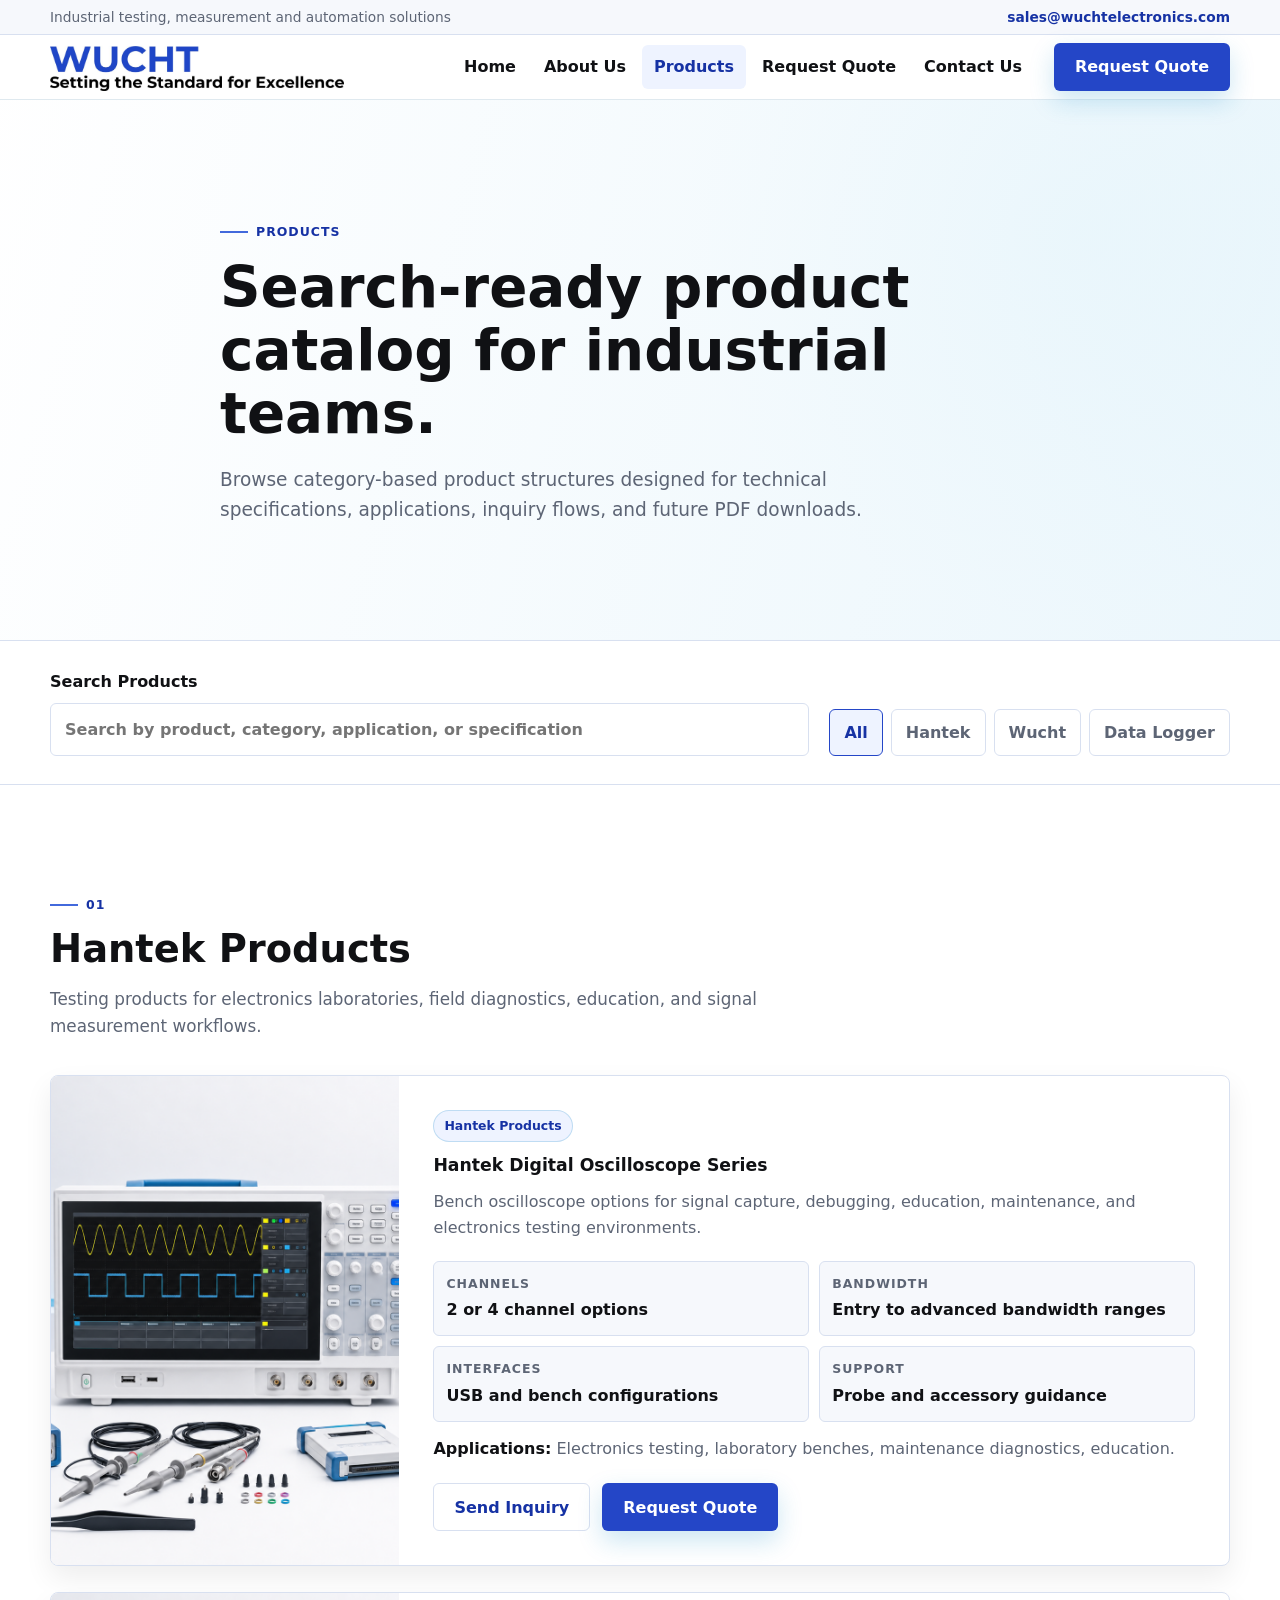
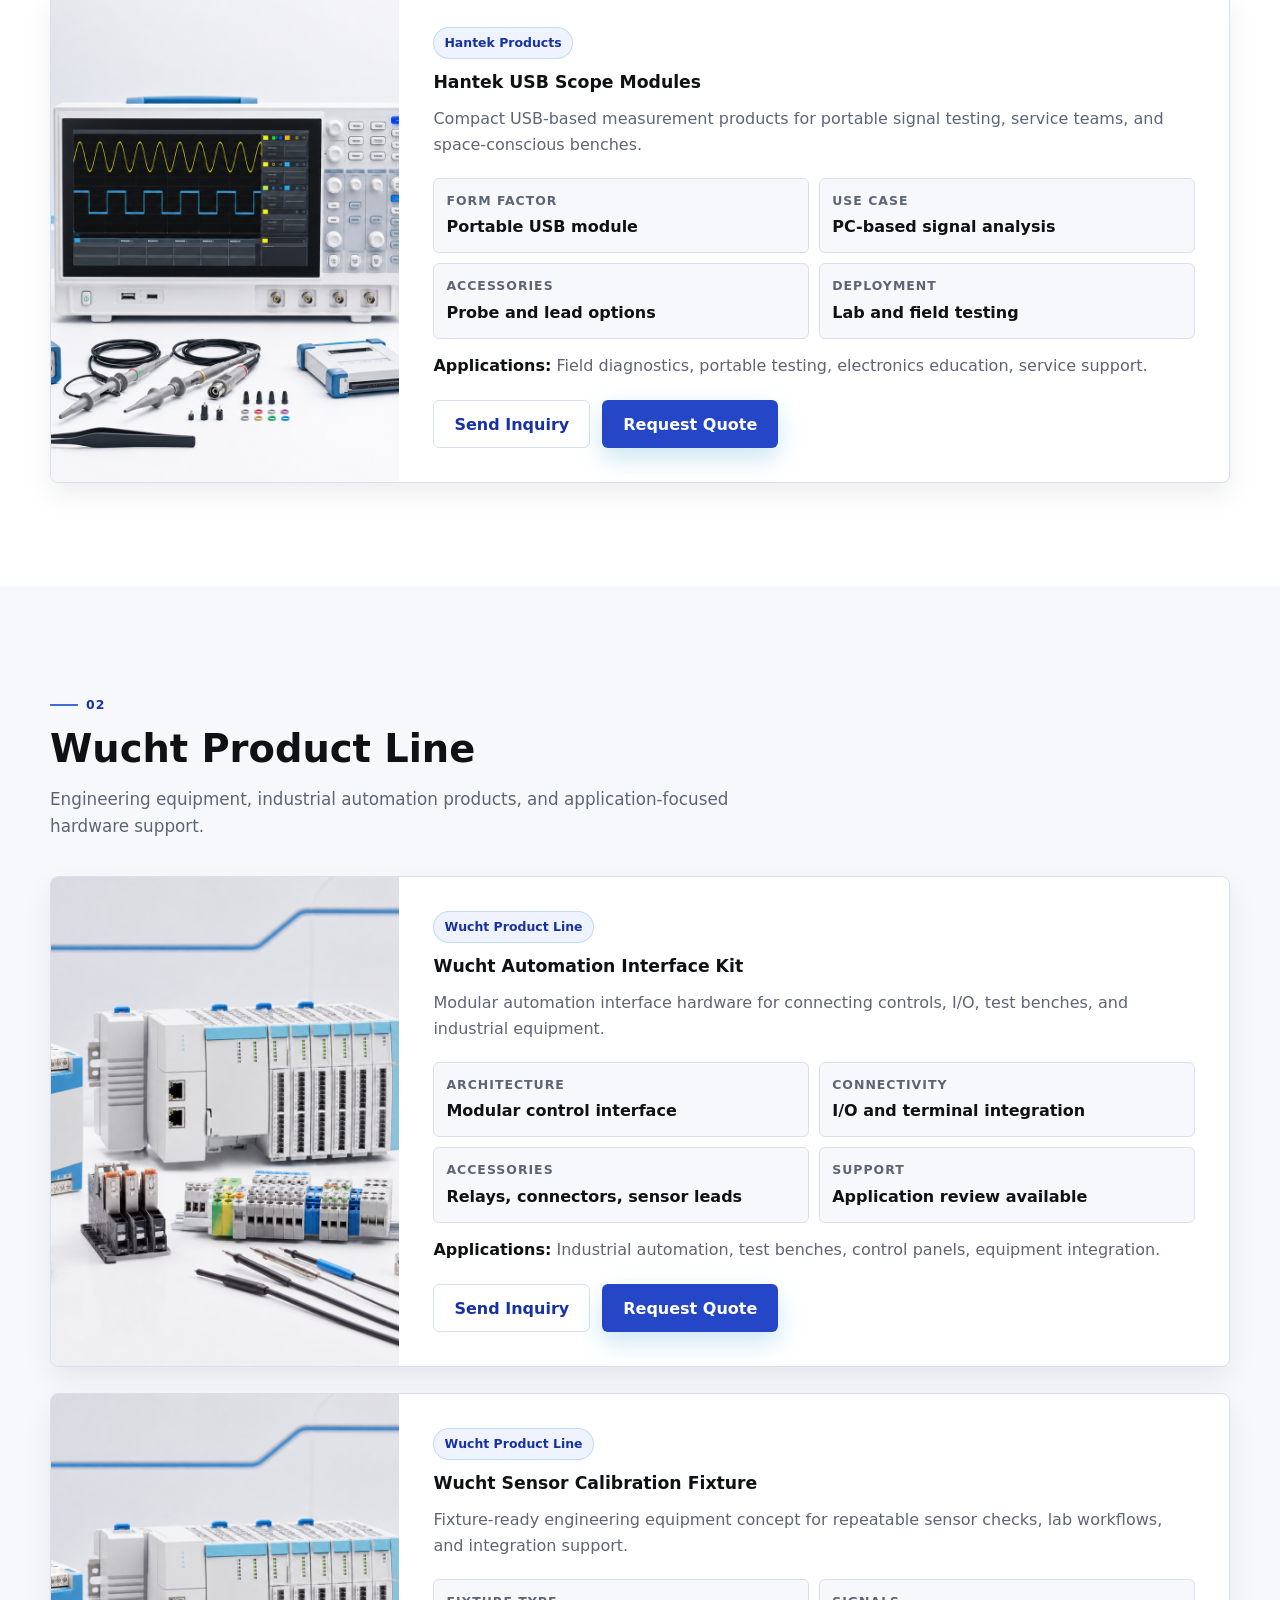
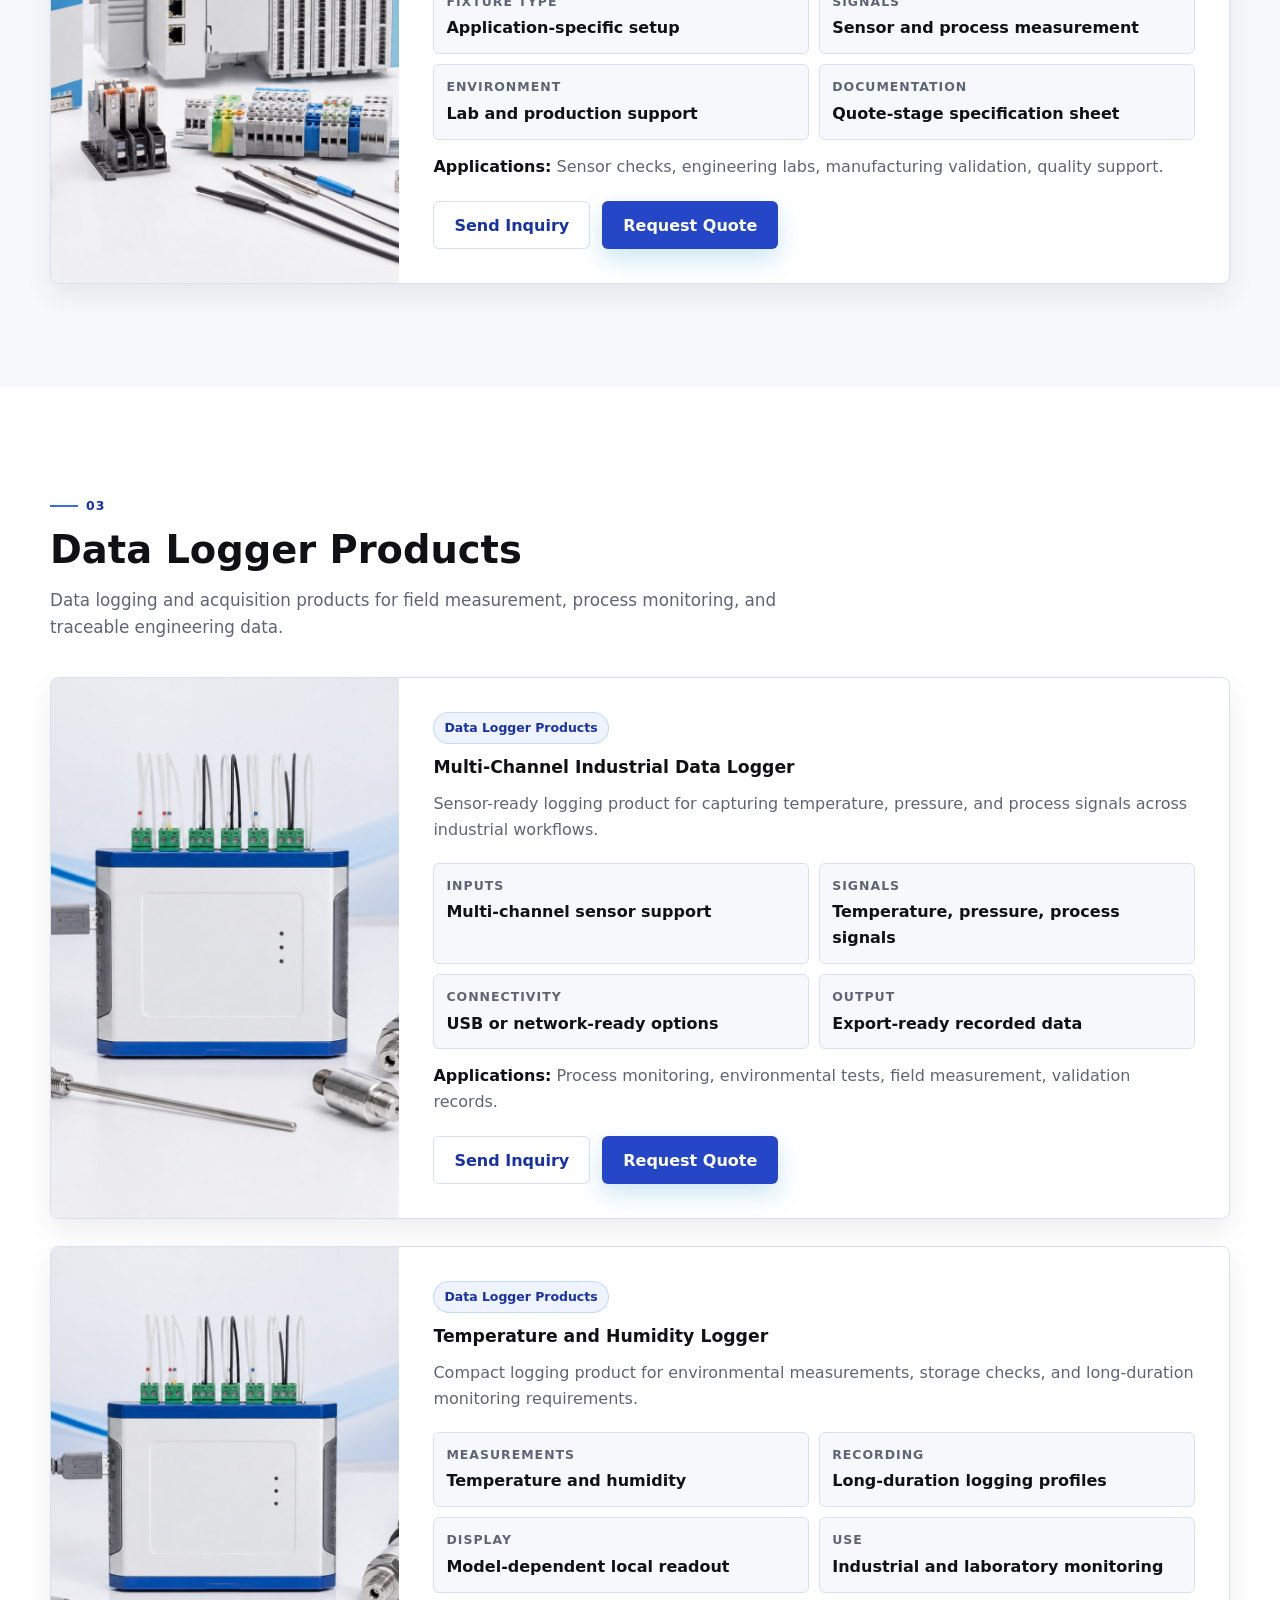
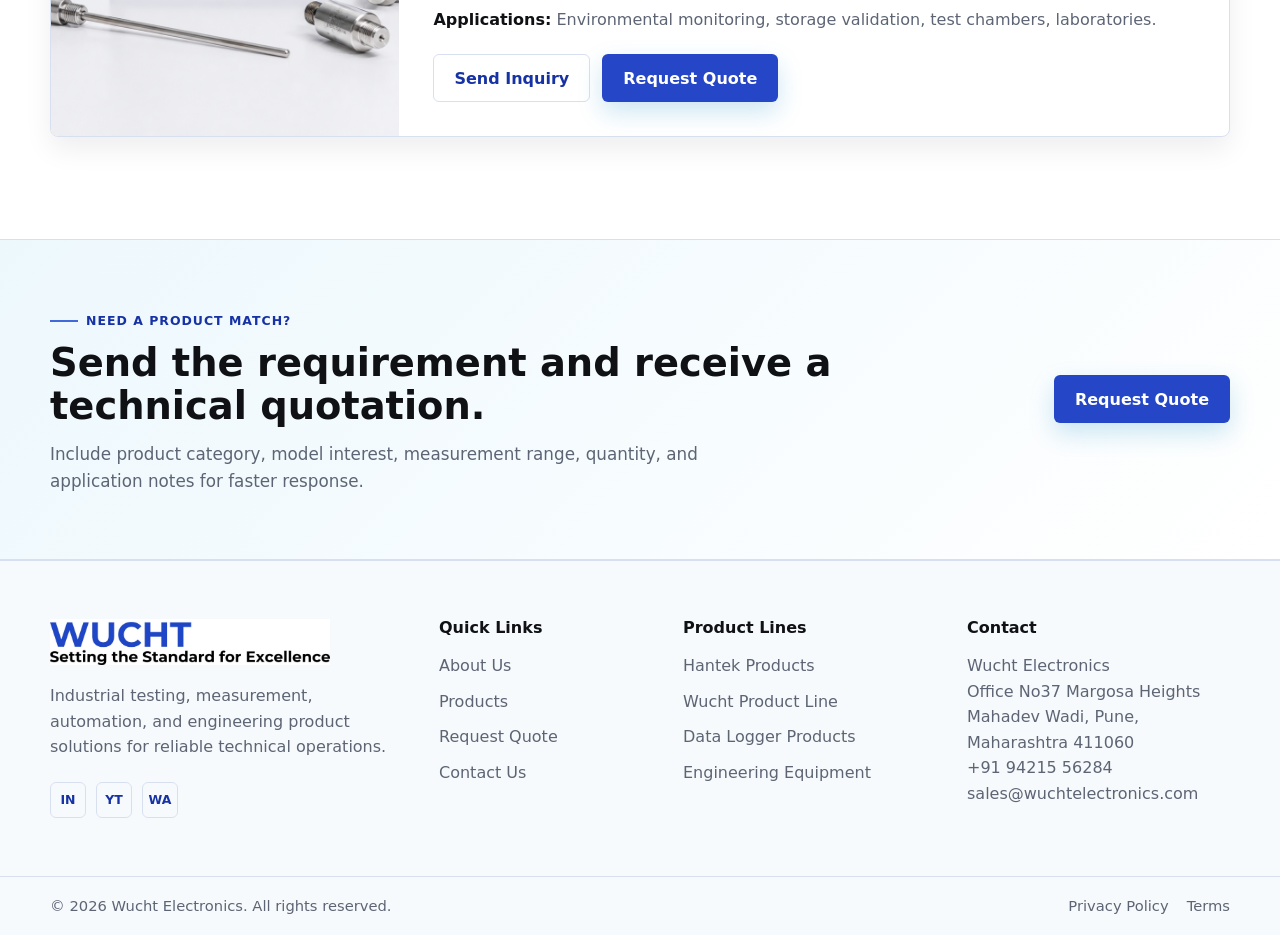
<file: products.html>
<!DOCTYPE html>
<html lang="en">
  <head>
    <meta charset="UTF-8" />
    <meta name="viewport" content="width=device-width, initial-scale=1.0" />
    <title>Products | Hantek, Wucht Product Line and Data Logger Products</title>
    <meta
      name="description"
      content="Browse Wucht Electronics products including Hantek testing products, Wucht electronics equipment, and data logger products with specifications and inquiry options."
    />
    <meta property="og:title" content="Wucht Electronics Products" />
    <meta property="og:description" content="Search-ready product catalog for Hantek products, data loggers, engineering equipment, and automation solutions." />
    <meta property="og:type" content="website" />
    <link rel="canonical" href="https://www.wuchtelectronics.com/products.html" />
    <link rel="icon" type="image/jpeg" href="assets/img/favicon.jpg?v=20260609" />
    <link rel="apple-touch-icon" href="assets/img/favicon.jpg?v=20260609" />
    <link rel="stylesheet" href="assets/css/styles.css?v=20260609-4" />
  </head>
  <body data-page="products">
    <a class="skip-link" href="#main">Skip to content</a>
    <header class="site-header" data-header>
      <div class="top-strip">
        <div class="container top-strip__inner">
          <span>Industrial testing, measurement and automation solutions</span>
          <a href="mailto:sales@wuchtelectronics.com">sales@wuchtelectronics.com</a>
        </div>
      </div>
      <nav class="navbar" aria-label="Primary navigation">
        <div class="container navbar__inner">
          <a class="brand" href="index.html" aria-label="Wucht Electronics home">
            <img class="brand__logo" src="assets/img/Logo.jpg" alt="Wucht Electronics - Setting the Standard for Excellence" width="1600" height="263" />
          </a>
          <button class="nav-toggle" type="button" aria-expanded="false" aria-controls="site-menu" data-nav-toggle>
            <span></span><span></span><span></span><span class="sr-only">Toggle navigation</span>
          </button>
          <div class="nav-menu" id="site-menu" data-nav-menu>
            <ul class="nav-links">
              <li><a href="index.html" data-nav-link="home">Home</a></li>
              <li><a href="about.html" data-nav-link="about">About Us</a></li>
              <li class="has-mega">
                <a href="products.html" data-nav-link="products">Products</a>
                <div class="mega-menu" aria-label="Product navigation">
                  <div class="mega-menu__intro">
                    <span class="eyebrow">Product Catalog</span>
                    <strong>Structured for future product expansion</strong>
                    <p>Browse testing instruments, data loggers, automation modules, and Wucht electronics product lines.</p>
                  </div>
                  <div class="mega-menu__links">
                    <a href="#hantek-products">Hantek Products</a>
                    <a href="#wucht-product-line">Wucht Product Line</a>
                    <a href="#data-logger-products">Data Logger Products</a>
                    <a href="request-quote.html">Request a Technical Quote</a>
                  </div>
                </div>
              </li>
              <li><a href="request-quote.html" data-nav-link="quote">Request Quote</a></li>
              <li><a href="contact.html" data-nav-link="contact">Contact Us</a></li>
            </ul>
            <a class="btn btn--primary nav-cta" href="request-quote.html">Request Quote</a>
          </div>
        </div>
      </nav>
    </header>

    <main id="main">
      <section class="page-hero page-hero--products">
        <div class="container page-hero__inner">
          <span class="eyebrow">Products</span>
          <h1>Search-ready product catalog for industrial teams.</h1>
          <p>Browse category-based product structures designed for technical specifications, applications, inquiry flows, and future PDF downloads.</p>
        </div>
      </section>

      <section class="section section--catalog-tools" aria-label="Product catalog controls">
        <div class="container catalog-tools">
          <label class="search-field">
            <span>Search Products</span>
            <input type="search" placeholder="Search by product, category, application, or specification" data-product-search />
          </label>
          <div class="filter-tabs" role="group" aria-label="Filter product category">
            <button class="filter-tab is-active" type="button" data-filter="all">All</button>
            <button class="filter-tab" type="button" data-filter="hantek">Hantek</button>
            <button class="filter-tab" type="button" data-filter="wucht">Wucht</button>
            <button class="filter-tab" type="button" data-filter="data-logger">Data Logger</button>
          </div>
        </div>
      </section>

      <section class="section" id="hantek-products" data-product-section>
        <div class="container">
          <div class="section-heading">
            <span class="eyebrow">01</span>
            <h2>Hantek Products</h2>
            <p>Testing products for electronics laboratories, field diagnostics, education, and signal measurement workflows.</p>
          </div>
          <div class="product-detail-grid">
            <article class="catalog-card" data-product-card data-category="hantek" data-search="hantek digital oscilloscope waveform electronics testing probe signal analysis bandwidth channels">
              <img src="assets/img/hantek-testing-products.png" alt="Hantek digital oscilloscope series product" width="1024" height="768" loading="lazy" decoding="async" />
              <div class="catalog-card__content">
                <span class="tag">Hantek Products</span>
                <h3>Hantek Digital Oscilloscope Series</h3>
                <p>Bench oscilloscope options for signal capture, debugging, education, maintenance, and electronics testing environments.</p>
                <dl class="spec-list">
                  <div><dt>Channels</dt><dd>2 or 4 channel options</dd></div>
                  <div><dt>Bandwidth</dt><dd>Entry to advanced bandwidth ranges</dd></div>
                  <div><dt>Interfaces</dt><dd>USB and bench configurations</dd></div>
                  <div><dt>Support</dt><dd>Probe and accessory guidance</dd></div>
                </dl>
                <div class="applications"><strong>Applications:</strong> Electronics testing, laboratory benches, maintenance diagnostics, education.</div>
                <div class="card-actions">
                  <a class="btn btn--outline" href="contact.html?product=Hantek%20Digital%20Oscilloscope%20Series">Send Inquiry</a>
                  <a class="btn btn--primary" href="request-quote.html?category=Hantek%20Products&product=Hantek%20Digital%20Oscilloscope%20Series">Request Quote</a>
                </div>
              </div>
            </article>
            <article class="catalog-card" data-product-card data-category="hantek" data-search="hantek usb oscilloscope portable data acquisition electronics testing laptop">
              <img src="assets/img/hantek-testing-products.png" alt="Portable USB testing product" width="1024" height="768" loading="lazy" decoding="async" />
              <div class="catalog-card__content">
                <span class="tag">Hantek Products</span>
                <h3>Hantek USB Scope Modules</h3>
                <p>Compact USB-based measurement products for portable signal testing, service teams, and space-conscious benches.</p>
                <dl class="spec-list">
                  <div><dt>Form Factor</dt><dd>Portable USB module</dd></div>
                  <div><dt>Use Case</dt><dd>PC-based signal analysis</dd></div>
                  <div><dt>Accessories</dt><dd>Probe and lead options</dd></div>
                  <div><dt>Deployment</dt><dd>Lab and field testing</dd></div>
                </dl>
                <div class="applications"><strong>Applications:</strong> Field diagnostics, portable testing, electronics education, service support.</div>
                <div class="card-actions">
                  <a class="btn btn--outline" href="contact.html?product=Hantek%20USB%20Scope%20Modules">Send Inquiry</a>
                  <a class="btn btn--primary" href="request-quote.html?category=Hantek%20Products&product=Hantek%20USB%20Scope%20Modules">Request Quote</a>
                </div>
              </div>
            </article>
          </div>
        </div>
      </section>

      <section class="section section--gray" id="wucht-product-line" data-product-section>
        <div class="container">
          <div class="section-heading">
            <span class="eyebrow">02</span>
            <h2>Wucht Product Line</h2>
            <p>Engineering equipment, industrial automation products, and application-focused hardware support.</p>
          </div>
          <div class="product-detail-grid">
            <article class="catalog-card" data-product-card data-category="wucht" data-search="wucht automation interface kit plc io industrial control terminal relay integration engineering equipment">
              <img src="assets/img/automation-equipment.png" alt="Wucht automation interface kit" width="1024" height="768" loading="lazy" decoding="async" />
              <div class="catalog-card__content">
                <span class="tag">Wucht Product Line</span>
                <h3>Wucht Automation Interface Kit</h3>
                <p>Modular automation interface hardware for connecting controls, I/O, test benches, and industrial equipment.</p>
                <dl class="spec-list">
                  <div><dt>Architecture</dt><dd>Modular control interface</dd></div>
                  <div><dt>Connectivity</dt><dd>I/O and terminal integration</dd></div>
                  <div><dt>Accessories</dt><dd>Relays, connectors, sensor leads</dd></div>
                  <div><dt>Support</dt><dd>Application review available</dd></div>
                </dl>
                <div class="applications"><strong>Applications:</strong> Industrial automation, test benches, control panels, equipment integration.</div>
                <div class="card-actions">
                  <a class="btn btn--outline" href="contact.html?product=Wucht%20Automation%20Interface%20Kit">Send Inquiry</a>
                  <a class="btn btn--primary" href="request-quote.html?category=Wucht%20Product%20Line&product=Wucht%20Automation%20Interface%20Kit">Request Quote</a>
                </div>
              </div>
            </article>
            <article class="catalog-card" data-product-card data-category="wucht" data-search="wucht sensor calibration fixture engineering equipment measurement testing lab manufacturing">
              <img src="assets/img/automation-equipment.png" alt="Wucht electronics equipment" width="1024" height="768" loading="lazy" decoding="async" />
              <div class="catalog-card__content">
                <span class="tag">Wucht Product Line</span>
                <h3>Wucht Sensor Calibration Fixture</h3>
                <p>Fixture-ready engineering equipment concept for repeatable sensor checks, lab workflows, and integration support.</p>
                <dl class="spec-list">
                  <div><dt>Fixture Type</dt><dd>Application-specific setup</dd></div>
                  <div><dt>Signals</dt><dd>Sensor and process measurement</dd></div>
                  <div><dt>Environment</dt><dd>Lab and production support</dd></div>
                  <div><dt>Documentation</dt><dd>Quote-stage specification sheet</dd></div>
                </dl>
                <div class="applications"><strong>Applications:</strong> Sensor checks, engineering labs, manufacturing validation, quality support.</div>
                <div class="card-actions">
                  <a class="btn btn--outline" href="contact.html?product=Wucht%20Sensor%20Calibration%20Fixture">Send Inquiry</a>
                  <a class="btn btn--primary" href="request-quote.html?category=Wucht%20Product%20Line&product=Wucht%20Sensor%20Calibration%20Fixture">Request Quote</a>
                </div>
              </div>
            </article>
          </div>
        </div>
      </section>

      <section class="section" id="data-logger-products" data-product-section>
        <div class="container">
          <div class="section-heading">
            <span class="eyebrow">03</span>
            <h2>Data Logger Products</h2>
            <p>Data logging and acquisition products for field measurement, process monitoring, and traceable engineering data.</p>
          </div>
          <div class="product-detail-grid">
            <article class="catalog-card" data-product-card data-category="data-logger" data-search="multi channel industrial data logger temperature pressure sensor usb ethernet logging acquisition process measurement">
              <img src="assets/img/data-logger-products.png" alt="Multi-channel industrial data logger with probes" width="1024" height="768" loading="lazy" decoding="async" />
              <div class="catalog-card__content">
                <span class="tag">Data Logger Products</span>
                <h3>Multi-Channel Industrial Data Logger</h3>
                <p>Sensor-ready logging product for capturing temperature, pressure, and process signals across industrial workflows.</p>
                <dl class="spec-list">
                  <div><dt>Inputs</dt><dd>Multi-channel sensor support</dd></div>
                  <div><dt>Signals</dt><dd>Temperature, pressure, process signals</dd></div>
                  <div><dt>Connectivity</dt><dd>USB or network-ready options</dd></div>
                  <div><dt>Output</dt><dd>Export-ready recorded data</dd></div>
                </dl>
                <div class="applications"><strong>Applications:</strong> Process monitoring, environmental tests, field measurement, validation records.</div>
                <div class="card-actions">
                  <a class="btn btn--outline" href="contact.html?product=Multi-Channel%20Industrial%20Data%20Logger">Send Inquiry</a>
                  <a class="btn btn--primary" href="request-quote.html?category=Data%20Logger%20Products&product=Multi-Channel%20Industrial%20Data%20Logger">Request Quote</a>
                </div>
              </div>
            </article>
            <article class="catalog-card" data-product-card data-category="data-logger" data-search="temperature humidity logger environmental logger data acquisition laboratory manufacturing storage monitoring">
              <img src="assets/img/data-logger-products.png" alt="Temperature and humidity data logger" width="1024" height="768" loading="lazy" decoding="async" />
              <div class="catalog-card__content">
                <span class="tag">Data Logger Products</span>
                <h3>Temperature and Humidity Logger</h3>
                <p>Compact logging product for environmental measurements, storage checks, and long-duration monitoring requirements.</p>
                <dl class="spec-list">
                  <div><dt>Measurements</dt><dd>Temperature and humidity</dd></div>
                  <div><dt>Recording</dt><dd>Long-duration logging profiles</dd></div>
                  <div><dt>Display</dt><dd>Model-dependent local readout</dd></div>
                  <div><dt>Use</dt><dd>Industrial and laboratory monitoring</dd></div>
                </dl>
                <div class="applications"><strong>Applications:</strong> Environmental monitoring, storage validation, test chambers, laboratories.</div>
                <div class="card-actions">
                  <a class="btn btn--outline" href="contact.html?product=Temperature%20and%20Humidity%20Logger">Send Inquiry</a>
                  <a class="btn btn--primary" href="request-quote.html?category=Data%20Logger%20Products&product=Temperature%20and%20Humidity%20Logger">Request Quote</a>
                </div>
              </div>
            </article>
          </div>
        </div>
      </section>

      <section class="section section--no-results" data-no-results hidden>
        <div class="container">
          <div class="empty-state">
            <h2>No matching products found.</h2>
            <p>Try a different search term or send your requirement to the Wucht electronics team.</p>
            <a class="btn btn--primary" href="request-quote.html">Request Product Support</a>
          </div>
        </div>
      </section>

      <section class="cta-band">
        <div class="container cta-band__inner">
          <div>
            <span class="eyebrow">Need a product match?</span>
            <h2>Send the requirement and receive a technical quotation.</h2>
            <p>Include product category, model interest, measurement range, quantity, and application notes for faster response.</p>
          </div>
          <a class="btn btn--primary" href="request-quote.html">Request Quote</a>
        </div>
      </section>
    </main>

    <footer class="site-footer">
      <div class="container footer-grid">
        <div>
          <a class="brand brand--footer" href="index.html" aria-label="Wucht Electronics home">
            <img class="brand__logo" src="assets/img/Logo.jpg" alt="Wucht Electronics - Setting the Standard for Excellence" width="1600" height="263" />
          </a>
          <p>Industrial testing, measurement, automation, and engineering product solutions for reliable technical operations.</p>
          <div class="social-links" aria-label="Social media placeholders">
            <a href="#" aria-label="LinkedIn">in</a><a href="#" aria-label="YouTube">yt</a><a href="#" aria-label="WhatsApp">wa</a>
          </div>
        </div>
        <div>
          <h2>Quick Links</h2>
          <ul>
            <li><a href="about.html">About Us</a></li><li><a href="products.html">Products</a></li><li><a href="request-quote.html">Request Quote</a></li><li><a href="contact.html">Contact Us</a></li>
          </ul>
        </div>
        <div>
          <h2>Product Lines</h2>
          <ul>
            <li><a href="#hantek-products">Hantek Products</a></li><li><a href="#wucht-product-line">Wucht Product Line</a></li><li><a href="#data-logger-products">Data Logger Products</a></li><li><a href="products.html">Engineering Equipment</a></li>
          </ul>
        </div>
        <div>
          <h2>Contact</h2>
          <address>Wucht Electronics<br />Office No37 Margosa Heights<br />Mahadev Wadi, Pune, Maharashtra 411060</address>
          <a href="tel:+919421556284">+91 94215 56284</a>
          <a href="mailto:sales@wuchtelectronics.com">sales@wuchtelectronics.com</a>
        </div>
      </div>
      <div class="footer-bottom">
        <div class="container footer-bottom__inner">
          <p>&copy; 2026 Wucht Electronics. All rights reserved.</p>
          <div><a href="#">Privacy Policy</a><a href="#">Terms</a></div>
        </div>
      </div>
    </footer>
    <script src="assets/js/main.js?v=20260609-motion2"></script>
  </body>
</html>
</file>
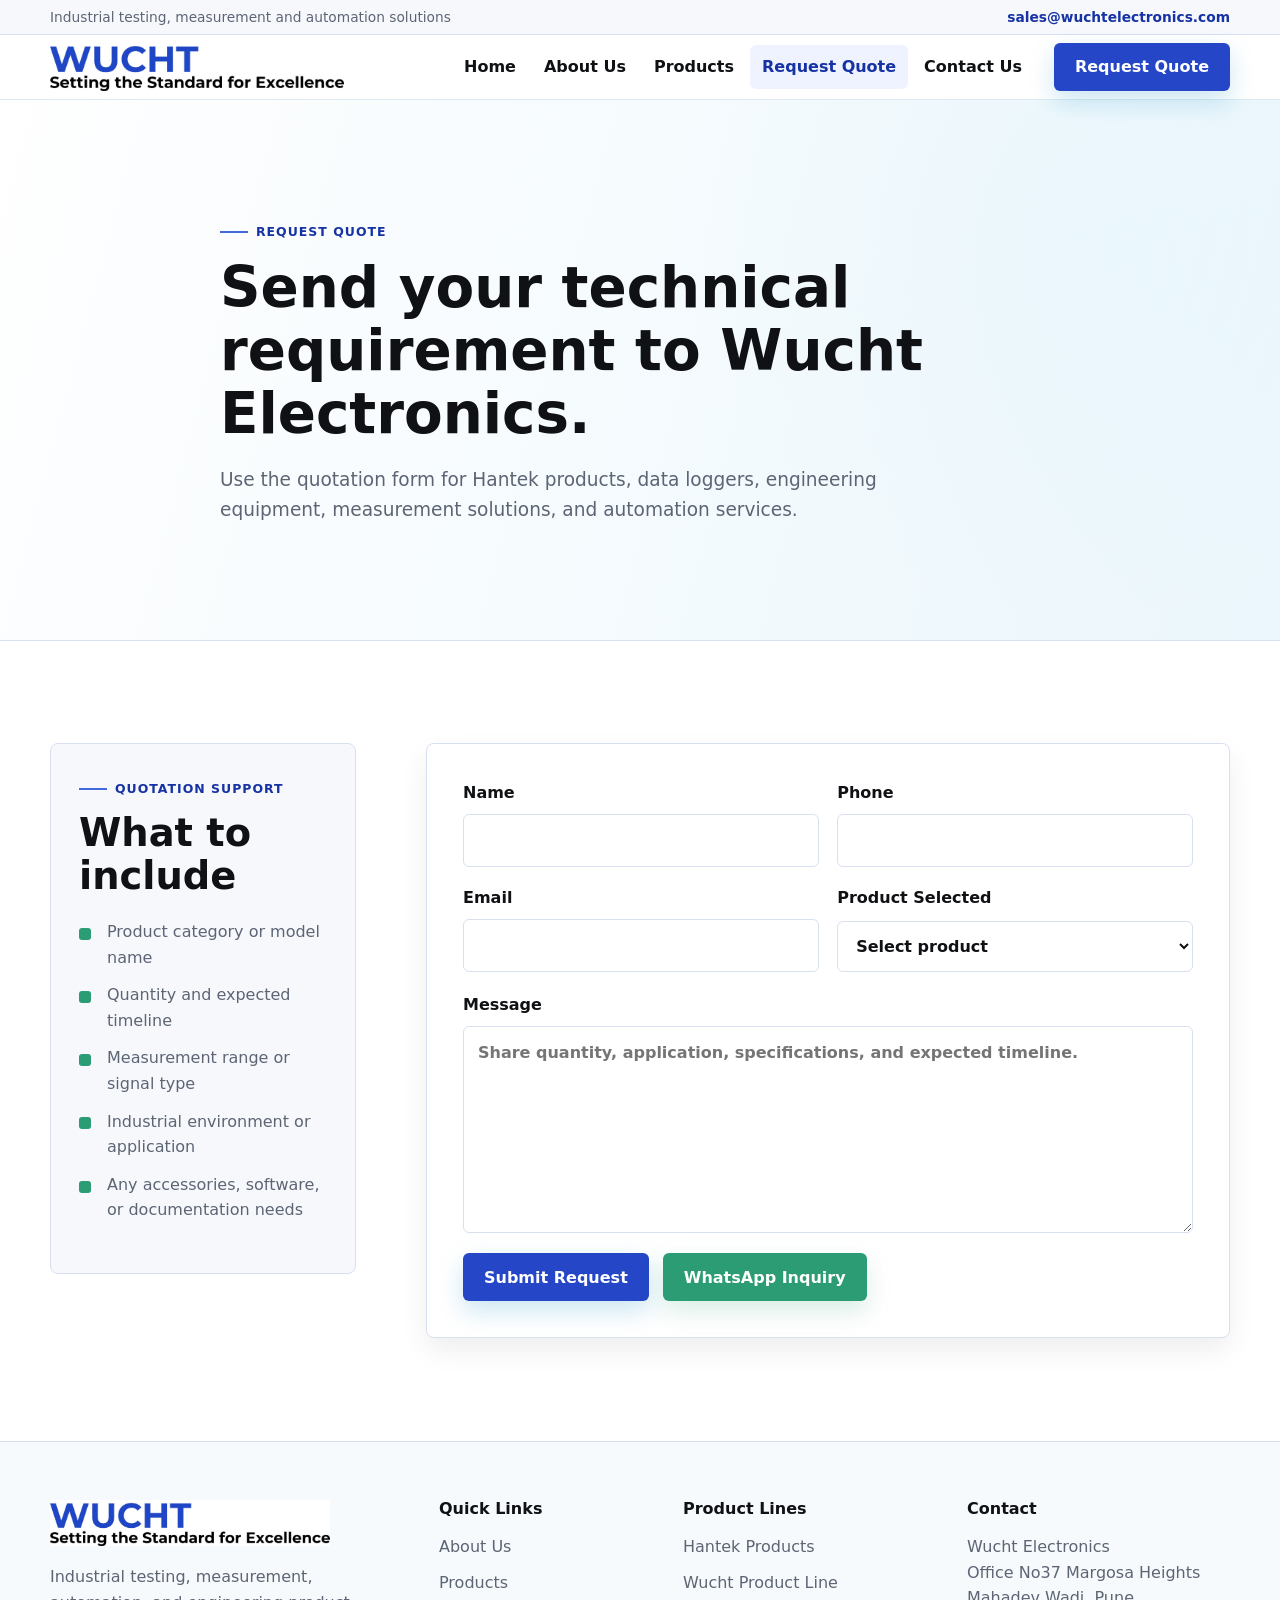
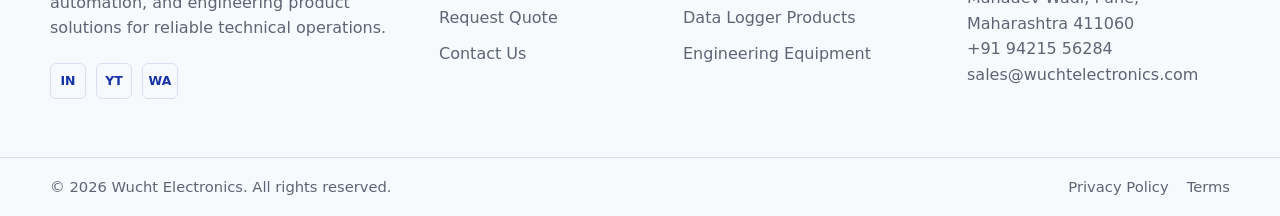
<file: request-quote.html>
<!DOCTYPE html>
<html lang="en">
  <head>
    <meta charset="UTF-8" />
    <meta name="viewport" content="width=device-width, initial-scale=1.0" />
    <title>Request Quote | Wucht Electronics</title>
    <meta
      name="description"
      content="Request a quotation from Wucht Electronics for Hantek products, data loggers, engineering equipment, testing solutions, and industrial automation support."
    />
    <meta property="og:title" content="Request Quote | Wucht Electronics" />
    <meta property="og:description" content="Send your product or engineering requirement to Wucht Electronics for quotation support." />
    <meta property="og:type" content="website" />
    <link rel="canonical" href="https://www.wuchtelectronics.com/request-quote.html" />
    <link rel="icon" type="image/jpeg" href="assets/img/favicon.jpg?v=20260609" />
    <link rel="apple-touch-icon" href="assets/img/favicon.jpg?v=20260609" />
    <link rel="stylesheet" href="assets/css/styles.css?v=20260609-4" />
  </head>
  <body data-page="quote">
    <a class="skip-link" href="#main">Skip to content</a>
    <header class="site-header" data-header>
      <div class="top-strip">
        <div class="container top-strip__inner">
          <span>Industrial testing, measurement and automation solutions</span>
          <a href="mailto:sales@wuchtelectronics.com">sales@wuchtelectronics.com</a>
        </div>
      </div>
      <nav class="navbar" aria-label="Primary navigation">
        <div class="container navbar__inner">
          <a class="brand" href="index.html" aria-label="Wucht Electronics home">
            <img class="brand__logo" src="assets/img/Logo.jpg" alt="Wucht Electronics - Setting the Standard for Excellence" width="1600" height="263" />
          </a>
          <button class="nav-toggle" type="button" aria-expanded="false" aria-controls="site-menu" data-nav-toggle>
            <span></span><span></span><span></span><span class="sr-only">Toggle navigation</span>
          </button>
          <div class="nav-menu" id="site-menu" data-nav-menu>
            <ul class="nav-links">
              <li><a href="index.html" data-nav-link="home">Home</a></li>
              <li><a href="about.html" data-nav-link="about">About Us</a></li>
              <li class="has-mega">
                <a href="products.html" data-nav-link="products">Products</a>
                <div class="mega-menu" aria-label="Product navigation">
                  <div class="mega-menu__intro">
                    <span class="eyebrow">Product Catalog</span>
                    <strong>Structured for future product expansion</strong>
                    <p>Browse testing instruments, data loggers, automation modules, and Wucht electronics product lines.</p>
                  </div>
                  <div class="mega-menu__links">
                    <a href="products.html#hantek-products">Hantek Products</a>
                    <a href="products.html#wucht-product-line">Wucht Product Line</a>
                    <a href="products.html#data-logger-products">Data Logger Products</a>
                    <a href="request-quote.html">Request a Technical Quote</a>
                  </div>
                </div>
              </li>
              <li><a href="request-quote.html" data-nav-link="quote">Request Quote</a></li>
              <li><a href="contact.html" data-nav-link="contact">Contact Us</a></li>
            </ul>
            <a class="btn btn--primary nav-cta" href="request-quote.html">Request Quote</a>
          </div>
        </div>
      </nav>
    </header>

    <main id="main">
      <section class="page-hero">
        <div class="container page-hero__inner">
          <span class="eyebrow">Request Quote</span>
          <h1>Send your technical requirement to Wucht Electronics.</h1>
          <p>Use the quotation form for Hantek products, data loggers, engineering equipment, measurement solutions, and automation services.</p>
        </div>
      </section>

      <section class="section">
        <div class="container form-layout">
          <aside class="quote-aside">
            <span class="eyebrow">Quotation Support</span>
            <h2>What to include</h2>
            <ul class="check-list">
              <li>Product category or model name</li>
              <li>Quantity and expected timeline</li>
              <li>Measurement range or signal type</li>
              <li>Industrial environment or application</li>
              <li>Any accessories, software, or documentation needs</li>
            </ul>
          </aside>
          <form
            class="inquiry-form"
            action="https://api.web3forms.com/submit"
            method="POST"
            data-inquiry-form
            data-success="Thanks for your interest in our product. We&rsquo;ll get back to you soon."
            data-whatsapp-number="919421556284"
          >
            <input type="hidden" name="access_key" value="a03c7b30-1c75-430c-bc3a-c2626ef83a62" data-web3forms-key />
            <input type="hidden" name="ccemail" value="spol.2722@gmail.com" />
            <input type="hidden" name="subject" value="New Wucht Electronics product inquiry - please follow up" />
            <input type="hidden" name="from_name" value="Wucht Electronics Inquiry Desk" />
            <input type="hidden" name="Owner Notification Email" value="spol.2722@gmail.com" />
            <input type="hidden" name="Owner Follow-up Note" value="You have received a new product inquiry from the website. Please follow up with this customer." />
            <input type="hidden" name="Inquiry Source" value="Request Quote Page" />
            <input type="checkbox" name="botcheck" class="botcheck" tabindex="-1" autocomplete="off" aria-hidden="true" />
            <div class="form-grid">
              <label>
                <span>Name</span>
                <input type="text" name="name" autocomplete="name" minlength="2" required />
              </label>
              <label>
                <span>Phone</span>
                <input type="tel" name="phone" autocomplete="tel" pattern="[0-9+()\s-]{7,20}" required />
              </label>
              <label>
                <span>Email</span>
                <input type="email" name="email" autocomplete="email" required />
              </label>
              <label>
                <span>Product Selected</span>
                <select name="product_selected" data-product-field required>
                  <option value="">Select product</option>
                  <option>Hantek Digital Oscilloscope Series</option>
                  <option>Hantek USB Scope Modules</option>
                  <option>Wucht Automation Interface Kit</option>
                  <option>Wucht Sensor Calibration Fixture</option>
                  <option>Multi-Channel Industrial Data Logger</option>
                  <option>Temperature and Humidity Logger</option>
                  <option>Engineering Equipment</option>
                  <option>Industrial Automation & Engineering Services</option>
                  <option>Other / Custom Requirement</option>
                </select>
              </label>
            </div>
            <label>
              <span>Message</span>
              <textarea name="message" rows="7" placeholder="Share quantity, application, specifications, and expected timeline." minlength="10" required></textarea>
            </label>
            <div class="form-actions">
              <button class="btn btn--primary" type="submit">Submit Request</button>
              <a class="btn btn--whatsapp" href="https://wa.me/919421556284" target="_blank" rel="noopener" data-whatsapp-inquiry>WhatsApp Inquiry</a>
              <p class="form-status" role="status" aria-live="polite" data-form-status></p>
            </div>
          </form>
        </div>
      </section>
    </main>

    <footer class="site-footer">
      <div class="container footer-grid">
        <div>
          <a class="brand brand--footer" href="index.html" aria-label="Wucht Electronics home">
            <img class="brand__logo" src="assets/img/Logo.jpg" alt="Wucht Electronics - Setting the Standard for Excellence" width="1600" height="263" />
          </a>
          <p>Industrial testing, measurement, automation, and engineering product solutions for reliable technical operations.</p>
          <div class="social-links" aria-label="Social media placeholders">
            <a href="#" aria-label="LinkedIn">in</a><a href="#" aria-label="YouTube">yt</a><a href="#" aria-label="WhatsApp">wa</a>
          </div>
        </div>
        <div>
          <h2>Quick Links</h2>
          <ul>
            <li><a href="about.html">About Us</a></li><li><a href="products.html">Products</a></li><li><a href="request-quote.html">Request Quote</a></li><li><a href="contact.html">Contact Us</a></li>
          </ul>
        </div>
        <div>
          <h2>Product Lines</h2>
          <ul>
            <li><a href="products.html#hantek-products">Hantek Products</a></li><li><a href="products.html#wucht-product-line">Wucht Product Line</a></li><li><a href="products.html#data-logger-products">Data Logger Products</a></li><li><a href="products.html">Engineering Equipment</a></li>
          </ul>
        </div>
        <div>
          <h2>Contact</h2>
          <address>Wucht Electronics<br />Office No37 Margosa Heights<br />Mahadev Wadi, Pune, Maharashtra 411060</address>
          <a href="tel:+919421556284">+91 94215 56284</a>
          <a href="mailto:sales@wuchtelectronics.com">sales@wuchtelectronics.com</a>
        </div>
      </div>
      <div class="footer-bottom">
        <div class="container footer-bottom__inner">
          <p>&copy; 2026 Wucht Electronics. All rights reserved.</p>
          <div><a href="#">Privacy Policy</a><a href="#">Terms</a></div>
        </div>
      </div>
    </footer>
    <script src="assets/js/main.js?v=20260609-motion2"></script>
  </body>
</html>
</file>
<file: assets/css/styles.css>
:root {
  --color-white: #ffffff;
  --color-surface: #f6f8fc;
  --color-surface-strong: #eef2fb;
  --color-line: #d8e0f0;
  --color-text: #101114;
  --color-muted: #5d6575;
  --color-blue: #2446c7;
  --color-blue-strong: #1632a4;
  --color-blue-soft: #eef3ff;
  --color-cyan: #4269dc;
  --color-green: #2b9c73;
  --shadow-soft: 0 18px 45px rgba(16, 17, 20, 0.08);
  --shadow-card: 0 12px 28px rgba(16, 17, 20, 0.07);
  --radius: 8px;
  --radius-sm: 6px;
  --header-height: 98px;
  --container: 1180px;
  --font-body: Inter, ui-sans-serif, system-ui, -apple-system, BlinkMacSystemFont, "Segoe UI", sans-serif;
}

* {
  box-sizing: border-box;
}

html {
  scroll-behavior: smooth;
}

body {
  margin: 0;
  font-family: var(--font-body);
  color: var(--color-text);
  background: var(--color-white);
  line-height: 1.6;
  animation: page-fade-in 0.46s ease-out both;
}

img,
svg,
iframe {
  display: block;
  max-width: 100%;
}

a {
  color: inherit;
  text-decoration: none;
}

p {
  margin: 0;
  color: var(--color-muted);
}

h1,
h2,
h3 {
  margin: 0;
  color: var(--color-text);
  line-height: 1.12;
  letter-spacing: 0;
}

h1 {
  font-size: clamp(2.4rem, 5vw, 5.3rem);
  max-width: 850px;
}

h2 {
  font-size: clamp(1.75rem, 3vw, 3rem);
}

h3 {
  font-size: clamp(1.08rem, 1.3vw, 1.35rem);
}

button,
input,
select,
textarea {
  font: inherit;
}

address {
  font-style: normal;
  color: var(--color-muted);
}

@keyframes page-fade-in {
  from {
    opacity: 0.01;
  }

  to {
    opacity: 1;
  }
}

@keyframes hero-image-settle {
  from {
    transform: scale(1.025);
    filter: saturate(0.92);
  }

  to {
    transform: scale(1);
    filter: saturate(1);
  }
}

.reveal-on-scroll,
.motion-card {
  --reveal-y: 0px;
  --hover-y: 0px;
  --reveal-scale: 1;
  transform: translate3d(0, calc(var(--reveal-y) + var(--hover-y)), 0) scale(var(--reveal-scale));
}

.reveal-on-scroll {
  --reveal-y: 24px;
  opacity: 0;
  transition:
    opacity 0.72s cubic-bezier(0.2, 0.7, 0.2, 1),
    transform 0.72s cubic-bezier(0.2, 0.7, 0.2, 1);
  transition-delay: var(--reveal-delay, 0ms);
  will-change: opacity, transform;
}

.reveal-on-scroll.reveal-pop {
  --reveal-y: 20px;
  --reveal-scale: 0.985;
}

.reveal-on-scroll.is-visible {
  --reveal-y: 0px;
  --reveal-scale: 1;
  opacity: 1;
}

.motion-card {
  transition:
    transform 0.28s ease,
    box-shadow 0.28s ease,
    border-color 0.28s ease,
    background 0.28s ease;
}

.motion-card.reveal-on-scroll {
  transition:
    opacity 0.72s cubic-bezier(0.2, 0.7, 0.2, 1),
    transform 0.72s cubic-bezier(0.2, 0.7, 0.2, 1),
    box-shadow 0.28s ease,
    border-color 0.28s ease,
    background 0.28s ease;
}

.motion-card.is-visible:hover,
.motion-card:not(.reveal-on-scroll):hover {
  --hover-y: -5px;
  border-color: rgba(36, 70, 199, 0.28);
  box-shadow: 0 20px 42px rgba(16, 17, 20, 0.1);
}

.motion-image {
  transform-origin: center;
  transition: transform 0.58s cubic-bezier(0.2, 0.7, 0.2, 1), filter 0.58s ease;
}

.motion-card:hover .motion-image {
  transform: scale(1.035);
  filter: saturate(1.05) contrast(1.02);
}

.container {
  width: min(100% - 40px, var(--container));
  margin-inline: auto;
}

.skip-link {
  position: fixed;
  top: 12px;
  left: 12px;
  z-index: 1000;
  transform: translateY(-140%);
  border-radius: var(--radius-sm);
  background: var(--color-blue-strong);
  color: var(--color-white);
  padding: 10px 14px;
  transition: transform 0.2s ease;
}

.skip-link:focus {
  transform: translateY(0);
}

.sr-only {
  position: absolute;
  width: 1px;
  height: 1px;
  padding: 0;
  overflow: hidden;
  clip: rect(0, 0, 0, 0);
  white-space: nowrap;
  border: 0;
}

.eyebrow {
  display: inline-flex;
  align-items: center;
  gap: 8px;
  color: var(--color-blue-strong);
  font-size: 0.78rem;
  font-weight: 800;
  text-transform: uppercase;
  letter-spacing: 0.08em;
}

.eyebrow::before {
  content: "";
  width: 28px;
  height: 2px;
  background: var(--color-cyan);
}

.btn {
  display: inline-flex;
  min-height: 48px;
  align-items: center;
  justify-content: center;
  gap: 8px;
  border: 1px solid transparent;
  border-radius: var(--radius-sm);
  padding: 12px 20px;
  font-weight: 800;
  line-height: 1.2;
  transition: transform 0.2s ease, box-shadow 0.2s ease, background 0.2s ease, border 0.2s ease;
}

.btn:hover,
.btn:focus-visible {
  transform: translateY(-1px);
}

.btn--primary {
  background: var(--color-blue);
  color: var(--color-white);
  box-shadow: 0 10px 24px rgba(23, 139, 200, 0.22);
}

.btn--primary:hover,
.btn--primary:focus-visible {
  background: var(--color-blue-strong);
}

.btn--secondary {
  background: var(--color-white);
  color: var(--color-blue-strong);
  border-color: rgba(23, 139, 200, 0.25);
}

.btn--outline {
  background: var(--color-white);
  color: var(--color-blue-strong);
  border-color: var(--color-line);
  box-shadow: none;
}

.btn--outline:hover,
.btn--outline:focus-visible {
  border-color: var(--color-blue);
  background: var(--color-blue-soft);
}

.btn--whatsapp {
  background: #2b9c73;
  color: var(--color-white);
  box-shadow: 0 10px 24px rgba(43, 156, 115, 0.18);
}

.btn--whatsapp:hover,
.btn--whatsapp:focus-visible {
  background: #237f5f;
}

.text-link {
  color: var(--color-blue-strong);
  font-weight: 800;
}

.text-link::after {
  content: " ->";
}

.site-header {
  position: sticky;
  top: 0;
  z-index: 100;
  background: rgba(255, 255, 255, 0.96);
  border-bottom: 1px solid rgba(220, 231, 238, 0.9);
  backdrop-filter: saturate(160%) blur(14px);
}

.top-strip {
  background: var(--color-surface);
  border-bottom: 1px solid var(--color-line);
  font-size: 0.86rem;
}

.top-strip__inner {
  min-height: 34px;
  display: flex;
  align-items: center;
  justify-content: space-between;
  gap: 20px;
  color: var(--color-muted);
}

.top-strip a {
  color: var(--color-blue-strong);
  font-weight: 700;
}

.navbar__inner {
  min-height: 64px;
  display: flex;
  align-items: center;
  justify-content: space-between;
  gap: 28px;
}

.brand {
  display: inline-flex;
  align-items: center;
  gap: 12px;
  flex: 0 1 auto;
  min-width: 0;
}

.brand__logo {
  width: clamp(210px, 23vw, 300px);
  max-width: 100%;
  max-height: 52px;
  height: auto;
  object-fit: contain;
}

.brand--footer .brand__logo {
  width: min(280px, 100%);
  max-height: 58px;
}

.nav-menu {
  display: flex;
  align-items: center;
  justify-content: flex-end;
  gap: 20px;
  flex: 1;
}

.nav-links {
  display: flex;
  align-items: center;
  gap: 4px;
  margin: 0;
  padding: 0;
  list-style: none;
}

.nav-links > li {
  position: relative;
}

.nav-links > li > a {
  display: inline-flex;
  align-items: center;
  min-height: 44px;
  border-radius: var(--radius-sm);
  padding: 8px 12px;
  color: var(--color-text);
  font-weight: 750;
}

.nav-links > li > a:hover,
.nav-links > li > a:focus-visible,
.nav-links > li > a[aria-current="page"] {
  color: var(--color-blue-strong);
  background: var(--color-blue-soft);
}

.mega-menu {
  position: absolute;
  top: calc(100% + 10px);
  left: 50%;
  width: min(680px, calc(100vw - 48px));
  display: grid;
  grid-template-columns: 1.1fr 1fr;
  gap: 28px;
  padding: 24px;
  background: var(--color-white);
  border: 1px solid var(--color-line);
  border-radius: var(--radius);
  box-shadow: var(--shadow-soft);
  transform: translate(-50%, 8px);
  opacity: 0;
  visibility: hidden;
  pointer-events: none;
  transition: opacity 0.2s ease, transform 0.2s ease, visibility 0.2s ease;
}

.has-mega:hover .mega-menu,
.has-mega:focus-within .mega-menu {
  opacity: 1;
  visibility: visible;
  pointer-events: auto;
  transform: translate(-50%, 0);
}

.mega-menu__intro {
  padding: 18px;
  background: var(--color-surface);
  border-radius: var(--radius-sm);
}

.mega-menu__intro strong {
  display: block;
  margin: 12px 0 8px;
  font-size: 1.15rem;
  line-height: 1.25;
}

.mega-menu__links {
  display: grid;
  gap: 10px;
}

.mega-menu__links a {
  border: 1px solid var(--color-line);
  border-radius: var(--radius-sm);
  padding: 12px 14px;
  color: var(--color-text);
  font-weight: 800;
}

.mega-menu__links a:hover,
.mega-menu__links a:focus-visible {
  border-color: var(--color-blue);
  background: var(--color-blue-soft);
  color: var(--color-blue-strong);
}

.nav-toggle {
  display: none;
  width: 44px;
  height: 44px;
  flex: 0 0 auto;
  border: 1px solid var(--color-line);
  border-radius: var(--radius-sm);
  background: var(--color-white);
  padding: 10px;
}

.nav-toggle span:not(.sr-only) {
  display: block;
  width: 100%;
  height: 2px;
  margin: 5px 0;
  background: var(--color-text);
}

.hero {
  position: relative;
  min-height: calc(100vh - var(--header-height));
  display: grid;
  align-items: center;
  overflow: hidden;
  background: var(--color-surface);
}

.hero__image,
.hero__overlay {
  position: absolute;
  inset: 0;
  width: 100%;
  height: 100%;
}

.hero__image {
  object-fit: cover;
  object-position: center;
  animation: hero-image-settle 1.2s cubic-bezier(0.2, 0.7, 0.2, 1) both;
  transform-origin: center;
}

.hero__overlay {
  background:
    linear-gradient(90deg, rgba(255, 255, 255, 0.98) 0%, rgba(255, 255, 255, 0.88) 34%, rgba(255, 255, 255, 0.28) 66%, rgba(255, 255, 255, 0.1) 100%),
    linear-gradient(0deg, rgba(255, 255, 255, 0.08), rgba(255, 255, 255, 0.08));
}

.hero__content {
  position: relative;
  z-index: 1;
  padding: 96px 0 112px;
}

.hero__content p {
  max-width: 650px;
  margin-top: 24px;
  font-size: clamp(1.05rem, 1.7vw, 1.32rem);
}

.hero__actions {
  display: flex;
  flex-wrap: wrap;
  gap: 14px;
  margin-top: 34px;
}

.section {
  padding: clamp(70px, 8vw, 112px) 0;
}

.section--gray {
  background: var(--color-surface);
}

.section--intro {
  border-bottom: 1px solid var(--color-line);
}

.section--blueprint {
  background:
    linear-gradient(135deg, rgba(232, 246, 252, 0.9), rgba(245, 248, 251, 0.98)),
    linear-gradient(90deg, rgba(23, 139, 200, 0.11) 1px, transparent 1px),
    linear-gradient(0deg, rgba(23, 139, 200, 0.08) 1px, transparent 1px);
  background-size: auto, 44px 44px, 44px 44px;
}

.split-grid {
  display: grid;
  grid-template-columns: minmax(0, 0.9fr) minmax(0, 1.1fr);
  gap: clamp(34px, 6vw, 86px);
}

.split-grid--center {
  align-items: center;
}

.lead-block {
  display: grid;
  gap: 18px;
  font-size: 1.06rem;
}

.section-heading {
  max-width: 760px;
  margin-bottom: 36px;
}

.section-heading h2 {
  margin-top: 12px;
}

.section-heading p {
  margin-top: 16px;
  font-size: 1.05rem;
}

.section-heading--compact {
  max-width: 690px;
}

.card-grid {
  display: grid;
  gap: 24px;
}

.card-grid--three {
  grid-template-columns: repeat(3, minmax(0, 1fr));
}

.product-category-card,
.product-card,
.info-card,
.testimonial-card,
.icon-card,
.catalog-card,
.value-grid article {
  border: 1px solid var(--color-line);
  border-radius: var(--radius);
  background: var(--color-white);
  box-shadow: var(--shadow-card);
}

.product-category-card,
.product-card {
  overflow: hidden;
}

.product-category-card img,
.product-card img,
.catalog-card img {
  width: 100%;
  aspect-ratio: 4 / 3;
  object-fit: cover;
  background: var(--color-surface);
}

.card-body {
  display: grid;
  gap: 14px;
  padding: 24px;
}

.tag {
  width: fit-content;
  border: 1px solid rgba(23, 139, 200, 0.22);
  border-radius: 999px;
  background: var(--color-blue-soft);
  color: var(--color-blue-strong);
  padding: 5px 10px;
  font-size: 0.78rem;
  font-weight: 850;
}

.icon-grid {
  display: grid;
  grid-template-columns: repeat(5, minmax(0, 1fr));
  gap: 18px;
}

.icon-card {
  min-height: 220px;
  padding: 24px;
}

.line-icon {
  display: inline-grid;
  width: 48px;
  height: 48px;
  place-items: center;
  border-radius: var(--radius-sm);
  background: var(--color-blue-soft);
  color: var(--color-blue-strong);
  margin-bottom: 20px;
  transition: background 0.24s ease, color 0.24s ease, transform 0.24s ease;
}

.line-icon svg {
  width: 28px;
  height: 28px;
  stroke: currentColor;
  stroke-width: 1.8;
  stroke-linecap: round;
  stroke-linejoin: round;
  fill: none;
}

.icon-card p {
  margin-top: 10px;
  font-size: 0.96rem;
}

.feature-list {
  display: grid;
  gap: 14px;
}

.feature-list article {
  display: grid;
  grid-template-columns: minmax(170px, 0.35fr) minmax(0, 1fr);
  gap: 18px;
  align-items: start;
  padding: 22px;
  border: 1px solid rgba(23, 139, 200, 0.18);
  border-radius: var(--radius);
  background: rgba(255, 255, 255, 0.75);
}

.feature-list strong {
  color: var(--color-blue-strong);
  font-size: 1.02rem;
}

.feature-list span {
  color: var(--color-muted);
}

.testimonial-grid {
  display: grid;
  grid-template-columns: repeat(3, minmax(0, 1fr));
  gap: 22px;
}

.testimonial-card {
  margin: 0;
  padding: 26px;
}

.testimonial-card blockquote {
  margin: 0;
  color: var(--color-text);
  font-size: 1.05rem;
}

.testimonial-card figcaption {
  margin-top: 18px;
  color: var(--color-blue-strong);
  font-weight: 800;
}

.cta-band {
  padding: 64px 0;
  background: linear-gradient(135deg, #edf8fd 0%, #ffffff 100%);
  border-top: 1px solid var(--color-line);
  border-bottom: 1px solid var(--color-line);
}

.cta-band__inner {
  display: grid;
  grid-template-columns: minmax(0, 1fr) auto;
  gap: 28px;
  align-items: center;
}

.cta-band h2 {
  margin-top: 10px;
}

.cta-band p {
  max-width: 680px;
  margin-top: 14px;
  font-size: 1.05rem;
}

.cta-band__actions {
  display: flex;
  flex-wrap: wrap;
  gap: 12px;
}

.page-hero {
  padding: clamp(74px, 9vw, 118px) 0;
  background:
    linear-gradient(105deg, rgba(255, 255, 255, 0.95), rgba(232, 246, 252, 0.78)),
    radial-gradient(circle at 84% 24%, rgba(59, 181, 223, 0.16), transparent 34%),
    var(--color-surface);
  border-bottom: 1px solid var(--color-line);
}

.page-hero__inner {
  max-width: 840px;
}

.page-hero h1 {
  margin-top: 14px;
  font-size: clamp(2.25rem, 4.4vw, 4.4rem);
}

.page-hero p {
  max-width: 720px;
  margin-top: 20px;
  font-size: 1.16rem;
}

.info-card {
  padding: 28px;
}

.info-card h2 {
  margin: 12px 0 14px;
  font-size: 1.45rem;
}

.process-list {
  display: grid;
  gap: 18px;
}

.process-list article {
  display: grid;
  grid-template-columns: 58px minmax(0, 1fr);
  gap: 18px;
  padding: 22px;
  border: 1px solid var(--color-line);
  border-radius: var(--radius);
  background: var(--color-white);
}

.process-list span {
  display: inline-grid;
  width: 48px;
  height: 48px;
  place-items: center;
  border-radius: var(--radius-sm);
  background: var(--color-blue-soft);
  color: var(--color-blue-strong);
  font-weight: 900;
  transition: background 0.24s ease, color 0.24s ease, transform 0.24s ease;
}

.icon-card:hover .line-icon,
.process-list article:hover span {
  background: var(--color-blue);
  color: var(--color-white);
  transform: translateY(-2px);
}

.process-list p {
  margin-top: 8px;
}

.value-grid {
  display: grid;
  grid-template-columns: repeat(4, minmax(0, 1fr));
  gap: 18px;
}

.value-grid article {
  padding: 24px;
  background: rgba(255, 255, 255, 0.78);
}

.value-grid p {
  margin-top: 10px;
}

.timeline {
  display: grid;
  grid-template-columns: repeat(4, minmax(0, 1fr));
  gap: 0;
  border: 1px solid var(--color-line);
  border-radius: var(--radius);
  overflow: hidden;
  background: var(--color-white);
}

.timeline article {
  padding: 28px;
  border-right: 1px solid var(--color-line);
}

.timeline article:last-child {
  border-right: 0;
}

.timeline span {
  color: var(--color-blue-strong);
  font-size: 0.8rem;
  font-weight: 850;
  text-transform: uppercase;
  letter-spacing: 0.08em;
}

.timeline h3 {
  margin-top: 12px;
}

.timeline p {
  margin-top: 12px;
}

.catalog-tools {
  display: grid;
  grid-template-columns: minmax(0, 1fr) auto;
  gap: 20px;
  align-items: end;
}

.section--catalog-tools {
  padding: 28px 0;
  background: var(--color-white);
  border-bottom: 1px solid var(--color-line);
  position: sticky;
  top: var(--header-height);
  z-index: 20;
}

.search-field {
  display: grid;
  gap: 8px;
  color: var(--color-text);
  font-weight: 800;
}

.search-field input,
.inquiry-form input,
.inquiry-form select,
.inquiry-form textarea {
  width: 100%;
  border: 1px solid var(--color-line);
  border-radius: var(--radius-sm);
  background: var(--color-white);
  color: var(--color-text);
  padding: 13px 14px;
  outline: none;
  transition: border 0.2s ease, box-shadow 0.2s ease;
}

.search-field input:focus,
.inquiry-form input:focus,
.inquiry-form select:focus,
.inquiry-form textarea:focus {
  border-color: var(--color-blue);
  box-shadow: 0 0 0 4px rgba(23, 139, 200, 0.12);
}

.filter-tabs {
  display: flex;
  flex-wrap: wrap;
  gap: 8px;
}

.filter-tab {
  min-height: 44px;
  border: 1px solid var(--color-line);
  border-radius: var(--radius-sm);
  background: var(--color-white);
  color: var(--color-muted);
  padding: 10px 14px;
  font-weight: 800;
  cursor: pointer;
}

.filter-tab.is-active,
.filter-tab:hover,
.filter-tab:focus-visible {
  border-color: var(--color-blue);
  background: var(--color-blue-soft);
  color: var(--color-blue-strong);
}

.product-detail-grid {
  display: grid;
  gap: 26px;
}

.catalog-card {
  display: grid;
  grid-template-columns: minmax(260px, 0.42fr) minmax(0, 1fr);
  overflow: hidden;
}

.catalog-card[hidden] {
  display: none;
}

.catalog-card img {
  height: 100%;
}

.catalog-card__content {
  display: grid;
  gap: 14px;
  padding: clamp(24px, 4vw, 34px);
}

.spec-list {
  display: grid;
  grid-template-columns: repeat(2, minmax(0, 1fr));
  gap: 10px;
  margin: 6px 0 0;
}

.spec-list div {
  border: 1px solid var(--color-line);
  border-radius: var(--radius-sm);
  padding: 12px;
  background: var(--color-surface);
}

.spec-list dt {
  color: var(--color-muted);
  font-size: 0.78rem;
  font-weight: 850;
  text-transform: uppercase;
  letter-spacing: 0.08em;
}

.spec-list dd {
  margin: 4px 0 0;
  color: var(--color-text);
  font-weight: 760;
}

.applications {
  color: var(--color-muted);
}

.applications strong {
  color: var(--color-text);
}

.card-actions {
  display: flex;
  flex-wrap: wrap;
  gap: 12px;
  margin-top: 8px;
}

.empty-state {
  border: 1px solid var(--color-line);
  border-radius: var(--radius);
  background: var(--color-white);
  padding: 34px;
  text-align: center;
  box-shadow: var(--shadow-card);
}

.empty-state p {
  margin: 12px auto 22px;
  max-width: 520px;
}

.form-layout,
.contact-layout {
  display: grid;
  grid-template-columns: minmax(260px, 0.38fr) minmax(0, 1fr);
  gap: clamp(28px, 6vw, 70px);
  align-items: start;
}

.contact-layout {
  grid-template-columns: minmax(0, 1fr) minmax(280px, 0.38fr);
}

.quote-aside,
.contact-panel {
  position: sticky;
  top: calc(var(--header-height) + 28px);
  border: 1px solid var(--color-line);
  border-radius: var(--radius);
  background: var(--color-surface);
  padding: 28px;
}

.quote-aside h2,
.contact-panel h2 {
  margin-top: 12px;
}

.check-list {
  display: grid;
  gap: 12px;
  margin: 22px 0;
  padding: 0;
  list-style: none;
}

.check-list li {
  position: relative;
  padding-left: 28px;
  color: var(--color-muted);
}

.check-list li::before {
  content: "";
  position: absolute;
  top: 0.55em;
  left: 0;
  width: 12px;
  height: 12px;
  border-radius: 3px;
  background: var(--color-green);
}

.inquiry-form {
  display: grid;
  gap: 20px;
  border: 1px solid var(--color-line);
  border-radius: var(--radius);
  background: var(--color-white);
  padding: clamp(24px, 4vw, 36px);
  box-shadow: var(--shadow-card);
}

.form-grid {
  display: grid;
  grid-template-columns: repeat(2, minmax(0, 1fr));
  gap: 18px;
}

.inquiry-form label {
  display: grid;
  gap: 8px;
  color: var(--color-text);
  font-weight: 800;
}

.inquiry-form textarea {
  resize: vertical;
}

.botcheck {
  position: absolute;
  left: -9999px;
  width: 1px;
  height: 1px;
  opacity: 0;
  pointer-events: none;
}

.form-actions {
  display: flex;
  flex-wrap: wrap;
  gap: 14px;
  align-items: center;
}

.form-status {
  color: var(--color-green);
  font-weight: 800;
}

.form-status.is-error {
  color: #b42318;
}

.form-status.is-loading {
  color: var(--color-blue-strong);
}

.contact-method {
  padding: 20px 0;
  border-top: 1px solid var(--color-line);
}

.contact-method:first-of-type {
  margin-top: 18px;
}

.contact-method strong {
  display: block;
  margin-bottom: 8px;
}

.contact-method a {
  color: var(--color-blue-strong);
  font-weight: 800;
}

.map-frame {
  overflow: hidden;
  border: 1px solid var(--color-line);
  border-radius: var(--radius);
  background: var(--color-white);
  box-shadow: var(--shadow-card);
}

.map-frame iframe {
  width: 100%;
  height: min(58vh, 460px);
  border: 0;
}

.site-footer {
  background: #f7fafc;
  border-top: 1px solid var(--color-line);
}

.footer-grid {
  display: grid;
  grid-template-columns: 1.35fr 0.8fr 0.95fr 1fr;
  gap: 34px;
  padding: 58px 0;
}

.brand--footer {
  margin-bottom: 18px;
}

.site-footer h2 {
  margin-bottom: 16px;
  font-size: 1rem;
}

.site-footer ul {
  display: grid;
  gap: 10px;
  margin: 0;
  padding: 0;
  list-style: none;
}

.site-footer a {
  color: var(--color-muted);
}

.site-footer a:hover,
.site-footer a:focus-visible {
  color: var(--color-blue-strong);
}

.social-links {
  display: flex;
  gap: 10px;
  margin-top: 22px;
}

.social-links a {
  display: inline-grid;
  width: 36px;
  height: 36px;
  place-items: center;
  border: 1px solid var(--color-line);
  border-radius: var(--radius-sm);
  color: var(--color-blue-strong);
  font-size: 0.78rem;
  font-weight: 900;
  text-transform: uppercase;
}

.footer-bottom {
  border-top: 1px solid var(--color-line);
}

.footer-bottom__inner {
  min-height: 58px;
  display: flex;
  align-items: center;
  justify-content: space-between;
  gap: 20px;
  font-size: 0.92rem;
}

.footer-bottom__inner div {
  display: flex;
  gap: 18px;
}

@media (max-width: 1100px) {
  .nav-toggle {
    display: inline-grid;
    place-items: center;
  }

  .nav-menu {
    position: absolute;
    top: 100%;
    left: 0;
    right: 0;
    display: grid;
    gap: 18px;
    max-height: calc(100vh - var(--header-height));
    overflow: auto;
    padding: 20px;
    background: var(--color-white);
    border-bottom: 1px solid var(--color-line);
    box-shadow: var(--shadow-soft);
    transform: translateY(-12px);
    opacity: 0;
    visibility: hidden;
    pointer-events: none;
    transition: opacity 0.2s ease, transform 0.2s ease, visibility 0.2s ease;
  }

  .nav-menu.is-open {
    transform: translateY(0);
    opacity: 1;
    visibility: visible;
    pointer-events: auto;
  }

  .nav-links {
    display: grid;
    align-items: stretch;
    gap: 4px;
  }

  .nav-links > li > a {
    width: 100%;
  }

  .mega-menu {
    position: static;
    width: 100%;
    grid-template-columns: 1fr;
    margin-top: 8px;
    box-shadow: none;
    transform: none;
    opacity: 1;
    visibility: visible;
    pointer-events: auto;
  }

  .nav-cta {
    width: 100%;
  }

  .icon-grid {
    grid-template-columns: repeat(3, minmax(0, 1fr));
  }

  .card-grid--three,
  .testimonial-grid,
  .value-grid,
  .timeline,
  .footer-grid {
    grid-template-columns: repeat(2, minmax(0, 1fr));
  }

  .timeline article:nth-child(2) {
    border-right: 0;
  }

  .timeline article:nth-child(1),
  .timeline article:nth-child(2) {
    border-bottom: 1px solid var(--color-line);
  }
}

@media (max-width: 820px) {
  :root {
    --header-height: 64px;
  }

  .top-strip {
    display: none;
  }

  .container {
    width: min(100% - 28px, var(--container));
  }

  .hero {
    min-height: 720px;
  }

  .hero__overlay {
    background: linear-gradient(180deg, rgba(255, 255, 255, 0.98) 0%, rgba(255, 255, 255, 0.9) 55%, rgba(255, 255, 255, 0.45) 100%);
  }

  .hero__image {
    object-position: 58% center;
  }

  .hero__content {
    padding: 72px 0 90px;
  }

  .split-grid,
  .catalog-card,
  .form-layout,
  .contact-layout,
  .cta-band__inner,
  .catalog-tools {
    grid-template-columns: 1fr;
  }

  .section--catalog-tools {
    position: static;
  }

  .quote-aside,
  .contact-panel {
    position: static;
  }

  .catalog-card img {
    height: auto;
  }

  .feature-list article {
    grid-template-columns: 1fr;
  }

  .cta-band__actions,
  .card-actions,
  .hero__actions {
    width: 100%;
  }

  .cta-band__actions .btn,
  .card-actions .btn,
  .hero__actions .btn {
    flex: 1 1 220px;
  }
}

@media (max-width: 640px) {
  h1 {
    font-size: 2.55rem;
  }

  .section {
    padding: 64px 0;
  }

  .card-grid--three,
  .testimonial-grid,
  .icon-grid,
  .value-grid,
  .timeline,
  .footer-grid,
  .form-grid,
  .spec-list {
    grid-template-columns: 1fr;
  }

  .timeline article,
  .timeline article:nth-child(2) {
    border-right: 0;
    border-bottom: 1px solid var(--color-line);
  }

  .timeline article:last-child {
    border-bottom: 0;
  }

  .icon-card {
    min-height: auto;
  }

  .footer-bottom__inner {
    padding: 18px 0;
    flex-direction: column;
    align-items: flex-start;
  }

  .brand__logo {
    width: min(210px, 64vw);
    max-height: 48px;
  }
}

@media (prefers-reduced-motion: reduce) {
  *,
  *::before,
  *::after {
    scroll-behavior: auto !important;
    transition-duration: 0.01ms !important;
    animation-duration: 0.01ms !important;
    animation-iteration-count: 1 !important;
  }

  body,
  .hero__image {
    animation: none !important;
  }

  .reveal-on-scroll,
  .motion-card {
    opacity: 1 !important;
    transform: none !important;
  }
}
</file>
